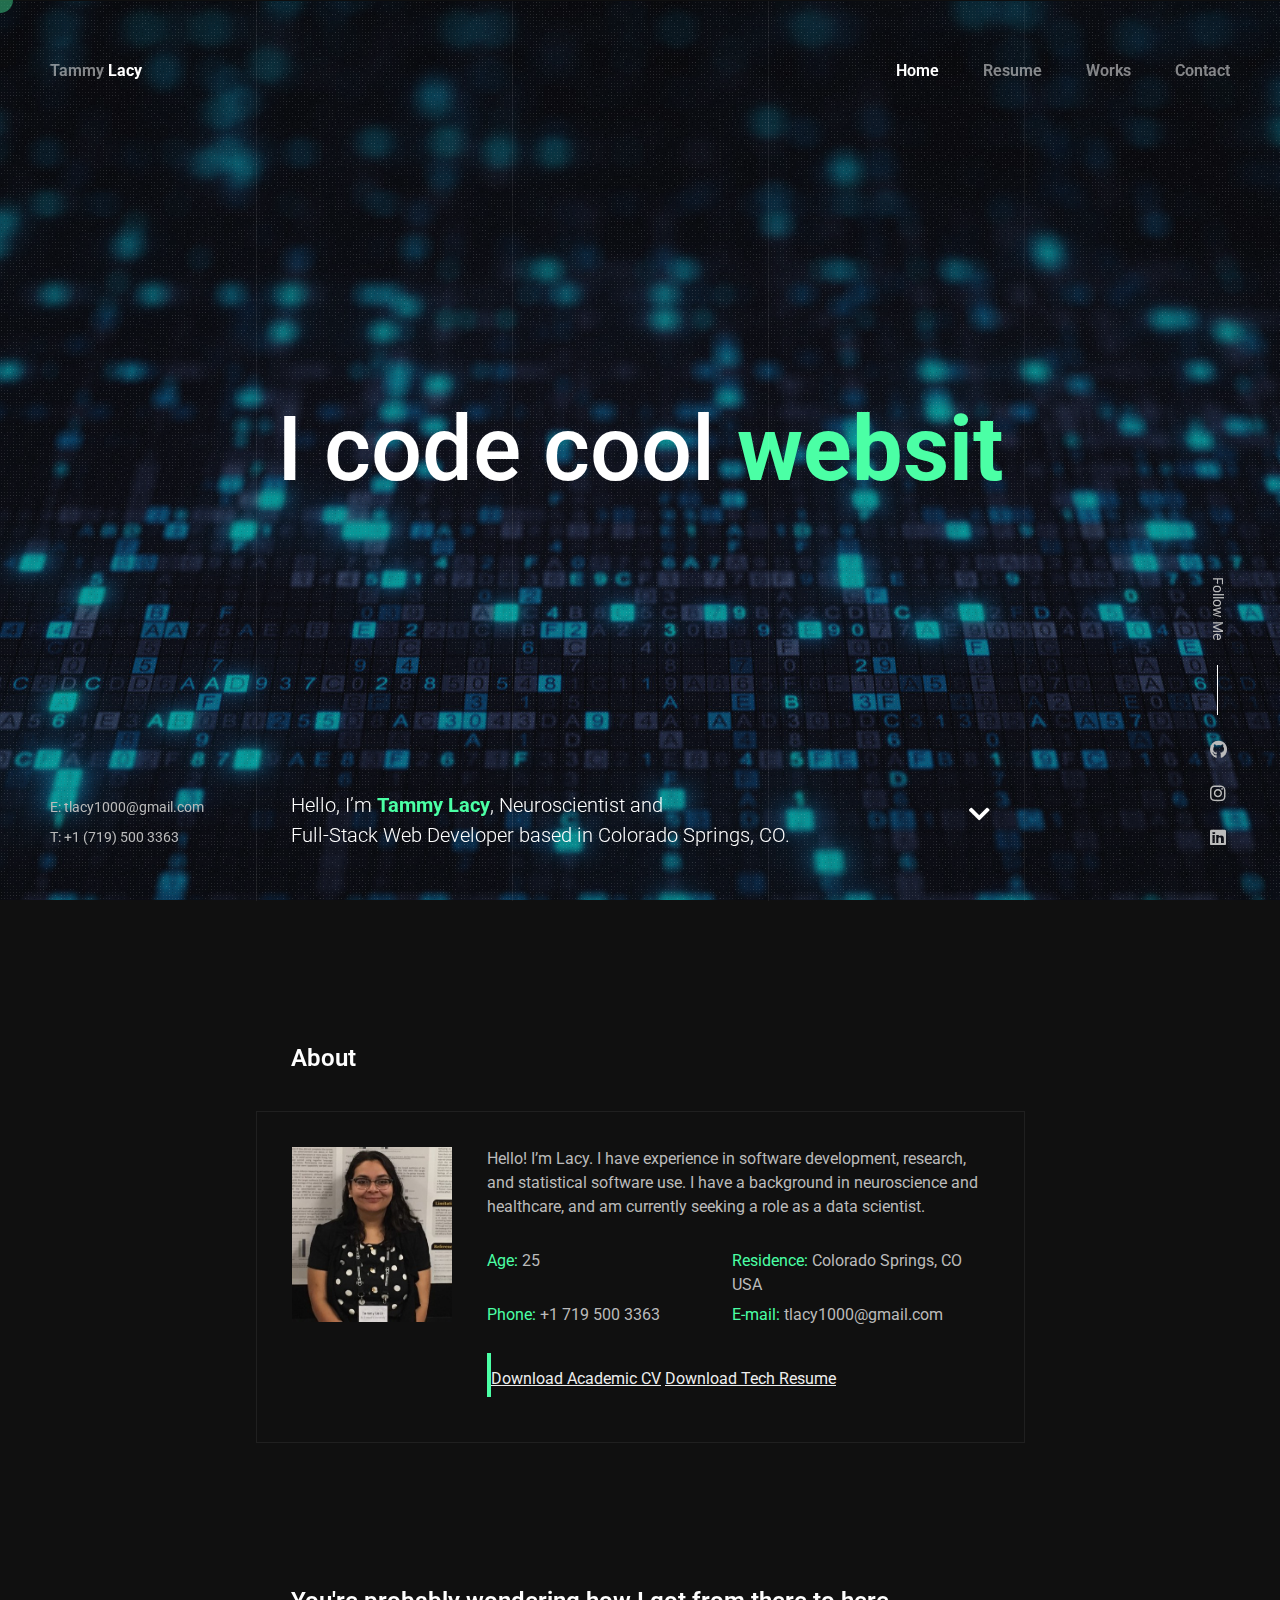
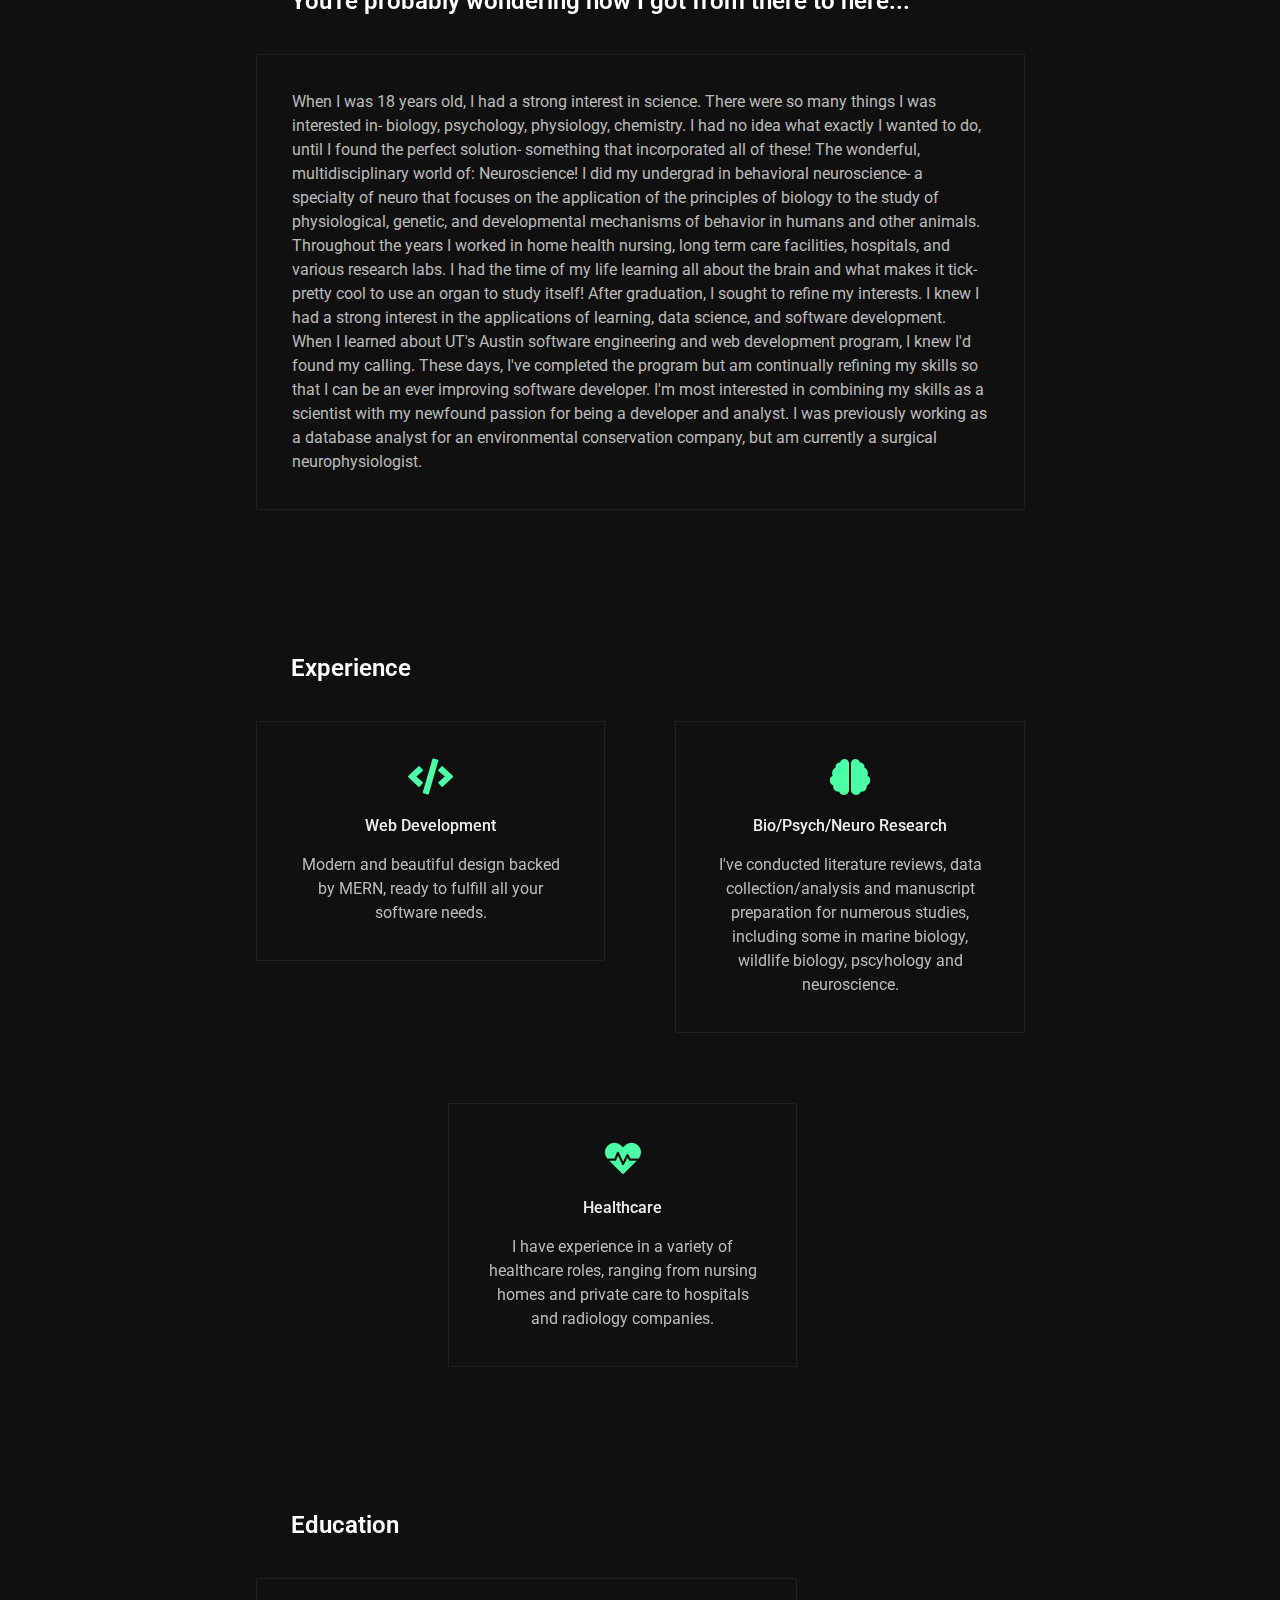
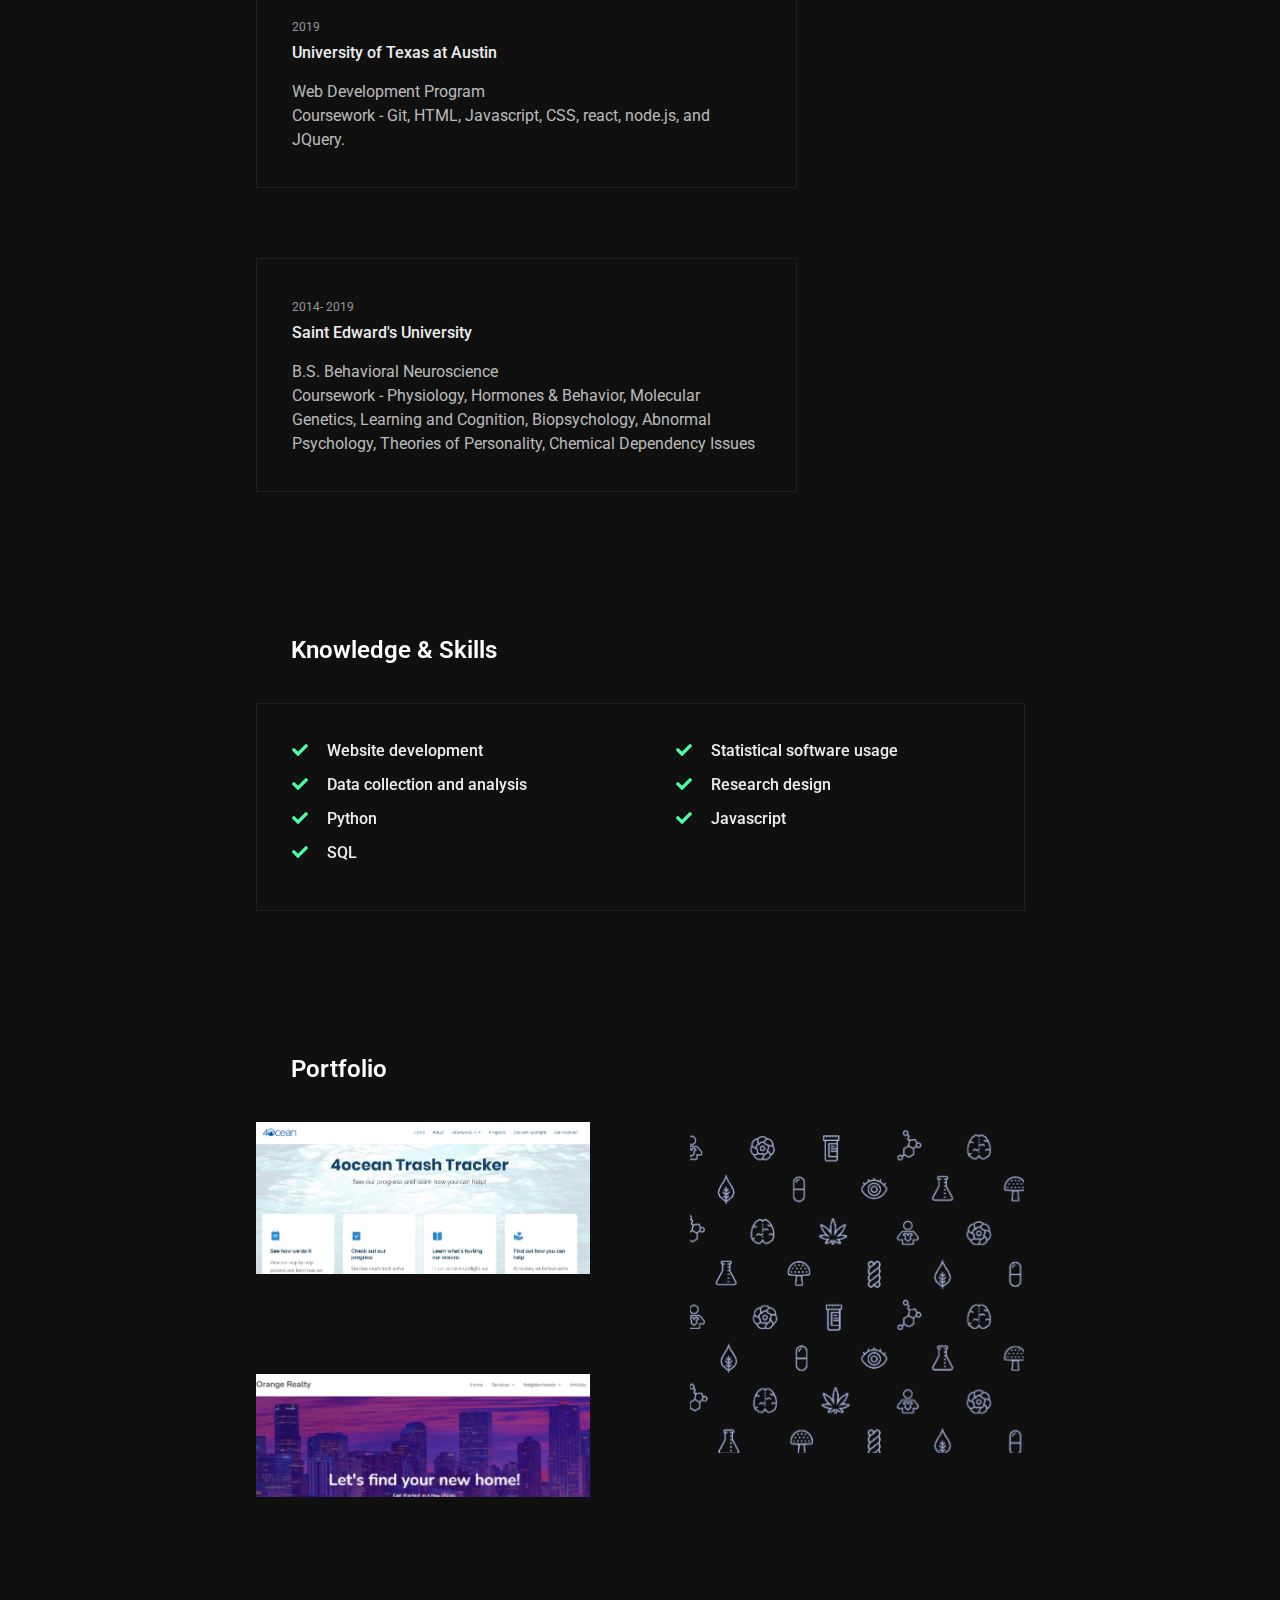
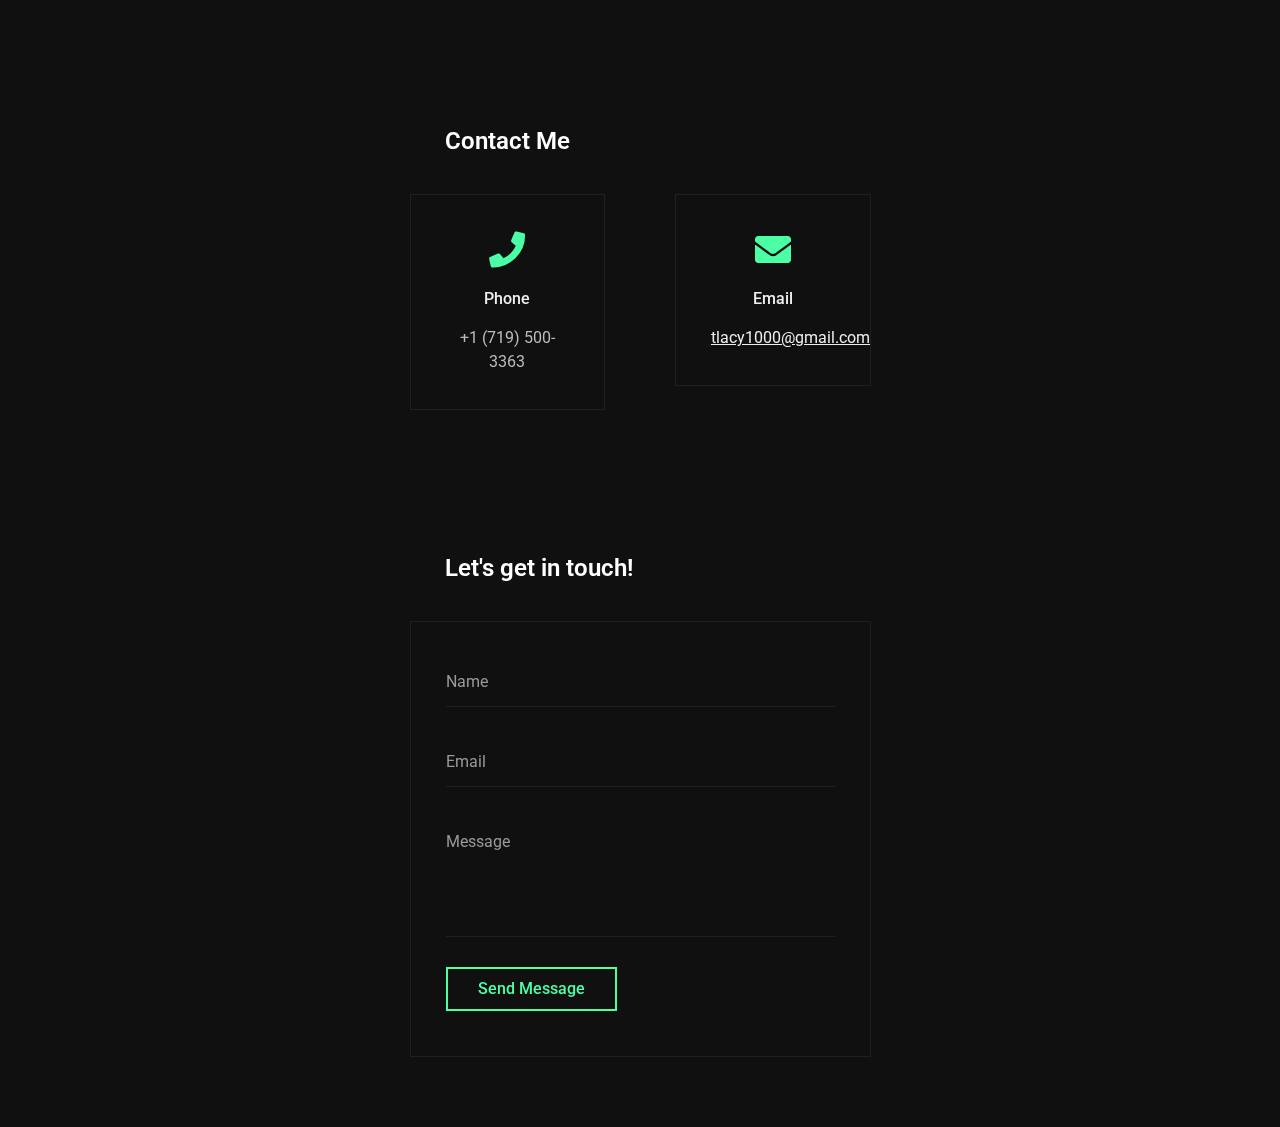
<file: index.html>
<!doctype html>
<html lang="en-US">

<head>

	<!-- Meta -->
	<meta charset="UTF-8">
	<meta name="viewport" content="width=device-width, initial-scale=1, maximum-scale=1" />
	<meta name="keywords" content="tammy lacy,software engineer,neuroscientist,austin, data science, data scientist, database engineer, data analytics, analytics">
	<meta name="description" content="Tammy Lacy is a neuroscientist and full-stack web developer based in Colorado Springs, CO.">
	<meta name="twitter:card" content="summary">
	<meta name="twitter:title" content="Tammy Lacy">
	<meta name="twitter:description" content="Tammy Lacy is a neuroscientist and full-stack web developer based in Colorado Springs, CO.">
	<meta name="twitter:image" content="https://lacytammy.com/images/me.jpg">
	<meta property="og:title" content="Tammy Lacy">
	<meta property="og:site_name" content="Tammy Lacy">
	<meta property="og:description" content="Tammy Lacy is a neuroscientist and full-stack web developer based in Colorado Springs, CO.">
	<meta property="og:type" content="profile">
	<meta property="og:image" content="https://lacytammy.com/images/me.jpg">
	<link rel="canonical" href="https://lacytammy.com/">

	<!-- Title -->
	<title>Lacy Tammy</title>

	<!-- Fonts -->
	<link
		href="https://fonts.googleapis.com/css?family=Roboto:100,100i,300,300i,400,400i,500,500i,700,700i,900,900i&display=swap&subset=cyrillic"
		rel="stylesheet">

	<!-- Styles -->
	<link rel="stylesheet" href="css/basic.css" />
	<link rel="stylesheet" href="css/layout.css" />
	<link rel="stylesheet" href="css/magnific-popup.css" />
	<link rel="stylesheet" href="css/animate.css" />
	<link rel="stylesheet" href="css/jarallax.css" />
	<link rel="stylesheet" href="css/swiper.css" />
	<link rel="stylesheet" href="css/fontawesome.css" />
	<link rel="stylesheet" href="css/brands.css" />
	<link rel="stylesheet" href="css/solid.css" />

	<!-- Theme Colors
	<link rel="stylesheet" href="css/theme-colors/blue.css" />
	<link rel="stylesheet" href="css/theme-colors/green.css" />
	-->


	<link rel="shortcut icon" href="images/favicons/favicon.ico">

</head>

<body class="home">

	<!-- Preloader -->
	<div class="preloader">
		<div class="centrize full-width">
			<div class="vertical-center">
				<div class="spinner">
					<div class="double-bounce1"></div>
					<div class="double-bounce2"></div>
				</div>
			</div>
		</div>
	</div>

	<!-- Container -->
	<div class="container">

		<!-- Cursor -->
		<div class="cursor-follower"></div>

		<!-- Header -->
		<header class="header">
			<div class="head-top">

				<!-- menu button -->
				<a href="#" class="menu-btn"><span></span></a>

				<!-- logo -->
				<div class="logo hover-masks-logo">
					<a href="#">
						<span class="mask-lnk">Tammy <strong>Lacy</strong></span>
						<span class="mask-lnk mask-lnk-hover">Download <strong>CV</strong></span>
					</a>
				</div>

				<!-- top menu -->
				<div class="top-menu hover-masks">
					<div class="top-menu-nav">
						<div class="menu-topmenu-container">
							<ul class="menu">
								<li class="menu-item current-menu-item">
									<a href="#section-started">Home</a>
								</li>
								<li class="menu-item">
									<a href="#section-about">Resume</a>
								</li>
								<li class="menu-item">
									<a href="#section-portfolio">Works</a>
								</li>
								<li class="menu-item">
									<a href="#section-contacts">Contact</a>
								</li>
							</ul>
						</div>
					</div>
				</div>

			</div>
		</header>

		<!-- Wrapper -->
		<div class="wrapper">

			<!-- Section Started -->
			<div class="section started" id="section-started">

				<!-- background -->
				<div class="video-bg jarallax" style="background-image: url(images/dims.jpg);">
					<div class="video-bg-mask"></div>
					<div class="video-bg-texture" id="grained_container"></div>
				</div>

				<!-- started content -->
				<div class="centrize full-width">
					<div class="vertical-center">
						<div class="started-content">
							<h1 class="h-title">
								Hello, I’m <strong>Tammy Lacy</strong>, Neuroscientist and <br />
								Full-Stack Web Developer based in Colorado Springs, CO.
							</h1>
							<div class="h-subtitle typing-subtitle">
								<p>I code cool <strong>websites</strong></p>
								<p>I perform <strong>analytics</strong></p>
								<p>I love <strong>data science and software development</strong></p>
							</div>
							<span class="typed-subtitle"></span>
						</div>
					</div>
				</div>

				<!-- mosue button -->
				<a href="#" class="mouse_btn" style="display: none;"><span class="icon fas fa-chevron-down"></span></a>

			</div>

			<!-- Section About -->
			<div class="section about" id="section-about">

				<!-- title -->
				<div class="title">
					<div class="title_inner">About</div>
				</div>

				<div class="content content-box">

					<!-- image -->
					<div class="image">
						<img src="images/me.jpg" alt="" />
					</div>

					<!-- desc -->
					<div class="desc">
						<p>Hello! I’m Lacy. I have experience in software development, research, and statistical software use. I
							have a background in neuroscience and healthcare, and am currently seeking a role as a data scientist. </p>
						<div class="info-list">
							<ul>
								<li><strong>Age:</strong> 25</li>
								<li><strong>Residence:</strong> Colorado Springs, CO USA</li>
								<li><strong>Phone:</strong> +1 719 500 3363</li>
								<li><strong>E-mail:</strong> tlacy1000@gmail.com</li>
							</ul>
						</div>
						<div class="bts">
							<a href="#" class="btn hover-animated">
								<span class="circle"></span>
								<a href="CV_2021.docx" download="Full_length_CV">Download Academic CV</a>
								<a href="tech_resume.pdf" download="tech_resume.pdf">Download Tech Resume</a>
							</a>
						</div>
					</div>

					<div class="clear"></div>
				</div>
			</div>

	<!-- Section Custom Text -->
				<div class="section custom-text" id="section-custom-text">
					<div class="content">

						<!-- title -->
						<div class="title">
							<div class="title_inner">You're probably wondering how I got from there to here...</div>
						</div>

						<!-- clients items -->
						<div class="content-box">
							<div class="single-post-text">
								<p>
										When I was 18 years old, I had a strong interest in science. There were so many things I was interested in- biology, psychology, physiology, chemistry.
										I had no idea what exactly I wanted to do, until I found the perfect solution- something that incorporated all of these! The wonderful, multidisciplinary world of: Neuroscience!
										I did my undergrad in behavioral neuroscience- a specialty of neuro that focuses on the application of the principles of biology to the study of physiological, genetic, and developmental mechanisms of behavior in humans and other animals.
										Throughout the years I worked in home health nursing, long term care facilities, hospitals, and various research labs. I had the time of my life learning all about the brain and what makes it tick- pretty cool to use an organ to study itself!
										After graduation, I sought to refine my interests. I knew I had a strong interest in the applications of learning, data science, and software development.
										When I learned about UT's Austin software engineering and web development program, I knew I'd found my calling. These days, I've completed the program but am continually refining my skills so that I can be an ever improving software developer.
										I'm most interested in combining my skills as a scientist with my newfound passion for being a developer and analyst. I was previously working as a database analyst for an environmental conservation company, but am currently a surgical neurophysiologist.
										
								</p>
								
							</div>
						</div>

						<div class="clear"></div>
					</div>
				</div>
			<!-- Section Service -->
			<div class="section service" id="section-services">
				<div class="content">

					<!-- title -->
					<div class="title">
						<div class="title_inner">Experience</div>
					</div>

					<!-- service items -->
					<div class="service-items">

						<div class="service-col">
							<div class="service-item content-box">
								<div class="icon"><span class="fas fa-code"></span></div>
								<div class="name">Web Development</div>
								<div class="text">Modern and beautiful design backed by MERN, ready to fulfill all your software needs.</div>
							</div>
						</div>

						<div class="service-col">
							<div class="service-item content-box">
								<div class="icon"><span class="fas fa-brain"></span></div>
								<div class="name">Bio/Psych/Neuro Research</div>
								<div class="text">I've conducted literature reviews, data collection/analysis and manuscript preparation for numerous studies, including some in marine biology, wildlife biology, pscyhology and neuroscience.</div>
							</div>
						</div>

						<div class="service-col">
							<div class="service-item content-box">
								<div class="icon"><span class="fas fa-heartbeat"></span></div>
								<div class="name">Healthcare</div>
								<div class="text">I have experience in a variety of healthcare roles, ranging from nursing homes and private care to hospitals and radiology companies.</div>
							</div>
						</div>


						<div class="clear"></div>
					</div>
				</div>
				</div>



				<!-- Section Resume -->
				<div class="section resume" id="section-history">
					<div class="content">
						<div class="cols">

							<div class="col col-lg">

						
								<!-- title -->
								<div class="title">
									<div class="title_inner">Education</div>
								</div>

								<!-- resume items -->
								<div class="resume-items">

									<div class="resume-item content-box">
										<div class="date">2019</div>
										<div class="name">University of Texas at Austin</div>
										<div class="text">Web Development Program
										<div class="text">Coursework - Git, HTML, Javascript, CSS, react, node.js, and JQuery.</div>
									</div>
									</div>

									<div class="resume-item content-box">
										<div class="date">2014- 2019</div>
										<div class="name">Saint Edward's University</div>
										<div class="text">B.S. Behavioral Neuroscience
										<div class="text">Coursework - Physiology, Hormones & Behavior, Molecular Genetics, Learning and Cognition, Biopsychology,	Abnormal Psychology, Theories of Personality, Chemical Dependency Issues
												</div>
										</div>
									</div>

							</div>
							</div>

						</div>
					</div>
				</div>

		

				<!-- Section Knowledge and Skills -->
				<div class="section skills" id="section-skills-know">
					<div class="content">

						<!-- title -->
						<div class="title">
							<div class="title_inner">Knowledge & Skills</div>
						</div>

						<!-- skills -->
						<div class="skills list content-box">
							<ul>
								<li>
									<div class="name">Website development</div>
								</li>
								<li>
									<div class="name">Statistical software usage</div>
								</li>
								<li>
									<div class="name">Data collection and analysis</div>
								</li>
								<li>
										<div class="name">Research design</div>
									</li>
									<li>
										<div class="name">Python</div>
									</li>
									<li>
										<div class="name">Javascript</div>
									</li>
									<li>
										<div class="name">SQL</div>
									</li>
							</ul>
						</div>

					</div>
				</div>


				<!-- Works -->
				<div class="section works" id="section-portfolio">
					<div class="content">

						<!-- title -->
						<div class="title">
							<div class="title_inner">Portfolio</div>
						</div>


						<!-- portfolio items -->
						<div class="box-items portfolio-items">

							<div class="box-item f-links">
								<!-- add class "animate-to-page" if need animated transition to page and delete target="_blank" -->
								<div class="image">
									<a href="https://gentle-keyword-251919.web.app/" class="has-popup-link hover-animated" target="_blank">
										<img src="images/trashtracker.png" class="wp-post-image" alt="" width="400px" height="300px" />
										<span class="info circle">
											<span class="centrize full-width">
												<span class="vertical-center">
													<span class="icon fas fa-link"></span>
													<span class="desc">
														<span class="category">Links</span>
														<span class="name">Trash Tracker</span>
													</span>
												</span>
											</span>
										</span>
									</a>
								</div>
							</div>

							<div class="box-item f-links">
								<!-- add class "animate-to-page" if need animated transition to page and delete target="_blank" -->
								<div class="image">
									<a href="https://psych-sci.herokuapp.com/" class="has-popup-link hover-animated" target="_blank">
										<img src="images/psychsci.png" class="wp-post-image" alt="" />
										<span class="info circle">
											<span class="centrize full-width">
												<span class="vertical-center">
													<span class="icon fas fa-link"></span>
													<span class="desc">
														<span class="category">Links</span>
														<span class="name">Psych Sci</span>
													</span>
												</span>
											</span>
										</span>
									</a>
								</div>
							</div>
							<div class="box-item f-links">
								<!-- add class "animate-to-page" if need animated transition to page and delete target="_blank" -->
								<div class="image">
									<a href="https://lorangerealty.com/" class="has-popup-link hover-animated" target="_blank">
										<img src="images/lorangerealty.jpg" class="wp-post-image" alt="" />
										<span class="info circle">
											<span class="centrize full-width">
												<span class="vertical-center">
													<span class="icon fas fa-link"></span>
													<span class="desc">
														<span class="category">Links</span>
														<span class="name">L'Orange Realty</span>
													</span>
												</span>
											</span>
										</span>
									</a>
								</div>
							</div>
							<div class="box-item f-links">
								<!-- add class "animate-to-page" if need animated transition to page and delete target="_blank" -->
				


						<div class="clear"></div>
					</div>
				</div>

				<!-- Section Contacts Info -->
				<div class="section contacts" id="section-contacts">
					<div class="content">

						<!-- title -->
						<div class="title">
							<div class="title_inner">Contact Me</div>
						</div>

						<!-- contacts items -->
						<div class="service-items">

							<div class="service-col">
								<div class="service-item content-box">
									<div class="icon"><span class="fas fa-phone"></span></div>
									<div class="name">Phone</div>
									<div class="text">+1 (719) 500-3363</div>
								</div>
							</div>

							<div class="service-col">
								<div class="service-item content-box">
									<div class="icon"><span class="fas fa-envelope"></span></div>
									<div class="name">Email</div>
									<div class="text"><a href="mailto:tlacy1000@gmail.com">tlacy1000@gmail.com</a></div>
								</div>
							</div>

					
						</div>

						<div class="clear"></div>
					</div>
				</div>

				<!-- Section Contacts Form -->
				<div class="section contacts" id="section-contacts-form">
					<div class="content">

						<!-- title -->
						<div class="title">
							<div class="title_inner">Let's get in touch!</div>
						</div>

						<!-- form -->
						<div class="contact_form content-box">
							<form id="cform" method="post">
								<div class="group-val">
									<input type="text" name="name" placeholder="Name" />
								</div>
								<div class="group-val">
									<input type="email" name="email" placeholder="Email" />
								</div>
								<div class="group-val ct-gr">
									<textarea name="message" placeholder="Message"></textarea>
								</div>
								<div class="group-bts">
									<button type="submit" class="btn hover-animated">
										<span class="circle"></span>
										<span class="lnk">Send Message</span>
									</button>
								</div>
							</form>
							<div class="alert-success">
								<p>Thanks, your message was sent successfully.</p>
							</div>
						</div>

					</div>
					<div class="clear"></div>
				</div>

			<!-- Footer -->
			<footer class="footer">
				<div class="copy">
					<p>E: tlacy1000@gmail.com</p>
					<p>T: +1 (719) 500 3363</p>
				</div>
				<div class="soc-box">
					<div class="follow-label">Follow Me</div>
					<div class="soc">
						<a target="_blank" href="https://github.com/tlacy1000">
							<span class="icon fab fa-github"></span>
						</a>
						<a target="_blank" href="https://www.instagram.com/psychmeout18/">
							<span class="icon fab fa-instagram"></span>
						</a>
						<a target="_blank" href="https://www.linkedin.com/in/tammy-lacy-37a591147/">
							<span class="icon fab fa-linkedin"></span>
						</a>
					</div>
				</div>
				<div class="clear"></div>
			</footer>

			<!-- Lines -->
			<div class="lines">
				<div class="line-col"></div>
				<div class="line-col"></div>
				<div class="line-col"></div>
				<div class="line-col"></div>
				<div class="line-col"></div>
			</div>

		</div>

		<!-- Scripts -->
		<script src="js/jquery.min.js"></script>
		<script src="js/jquery.validate.js"></script>
		<script src="js/magnific-popup.js"></script>
		<script src="js/simpleParallax.js"></script>
		<script src="js/typed.js"></script>
		<script src="js/jarallax.js"></script>
		<script src="js/jarallax-video.js"></script>
		<script src="js/jarallax-element.js"></script>
		<script src="js/imagesloaded.pkgd.js"></script>
		<script src="js/isotope.pkgd.js"></script>
		<script src="js/swiper.js"></script>
		<script src="js/grained.js"></script>


		<script src="js/scripts.js"></script>

</body>

</html>
</file>
<file: css/basic.css>
/**
*	Cvio - Resume/CV Template (HTML)
*	Version: 1.1
*	Author: beshleyua
*	Author URL: http://themeforest.net/user/beshleyua
*	Copyright © Cvio by beshleyua. All Rights Reserved.
**/

/* TABLE OF CONTENTS
	- Basic
	- Preloader
	- Container
	- Columns
	- Typography
	- Links
	- Buttons
	- Forms
	- Lists
	- Code
	- Tables
	- Alignment
	- Text Formating
	- Blockquote
	- Animations
*/

/* - Basic */
html {
	margin-right: 0 !important;
}

body {
	margin: 0;
	padding: 0;
	border: none;
	font-family: "Roboto";
	font-size: 16px;
	line-height: 1.5;
	color: #bbb;
	background: #101010;
	letter-spacing: 0;
	font-weight: 400;
	-webkit-font-smoothing: antialiased;
	-moz-osx-font-smoothing: grayscale;
	text-rendering: optimizeLegibility;
}

body.scroll_hidden {
	overflow: hidden;
	height: 100vh;
}

* {
	box-sizing: border-box;
	-webkit-box-sizing: border-box;
}

.clear {
	clear: both;
}

.cursor-follower {
	margin: -13px 0 0 -13px;
	position: absolute;
	background: #4bffa5;
	width: 26px;
	height: 26px;
	-webkit-transition: transform 1s cubic-bezier(0.02, 1.2, 0.8, 1), opacity 0.25s ease;
	transition: transform 1s cubic-bezier(0.02, 1.2, 0.8, 1), opacity 0.25s ease;
	opacity: 0.4;
	z-index: 1111;
	pointer-events: none;
	border-radius: 50%;
	-moz-border-radius: 50%;
	-webkit-border-radius: 50%;
	-khtml-border-radius: 50%;
}

.cursor-follower.hide {
	opacity: 0 !important;
}

@media (max-width: 1199px) {
	.cursor-follower {
		display: none;
	}
}
/* - Preloader */
.preloader {
	position: fixed;
	top: 0;
	left: 0;
	right: 0;
	bottom: 0;
	text-align: center;
	z-index: 11111;
}
.preloader .spinner {
	position: absolute;
	left: 50%;
	top: 0;
	width: 1px;
	height: 100%;
}
.preloader .spinner .double-bounce1, .preloader .spinner .double-bounce2 {
	position: absolute;
	top: 0;
	left: 0;
	width: 100%;
	height: 100%;
}
.preloader .spinner .double-bounce2 {
	background: rgba(255, 255, 255, 0.5);
	height: 0;
	-webkit-animation: loading 2.0s infinite ease-in-out;
	animation: loading 2.0s infinite ease-in-out;
}

/* - Container */
.container {
	position: relative;
	margin: 0;
	overflow: hidden;
}

.container:before {
	pointer-events: none;
	z-index: 12;
}

.lines {
	position: fixed;
	top: 0;
	left: 0;
	width: 100%;
	height: 100vh;
	font-size: 0;
	pointer-events: none;
	z-index: 1111;
}
.lines.no-lines .line-col:before {
	opacity: 0;
}

.lines .line-col {
	position: relative;
	display: inline-block;
	vertical-align: top;
	width: 20%;
	height: 100vh;
}

.lines .line-col:first-child:before {
	background: transparent;
}

.lines .line-col:first-child:after {
	left: auto;
	right: 0;
	width: 1000%;
}

.lines .line-col:first-child .line {
	display: none;
}

.lines .line-col:last-child:after {
	left: 0;
	right: auto;
	width: 1000%;
}

.lines .line-col:nth-child(1):before {
	-o-transition-delay: 2.9s;
	-webkit-transition-delay: 2.9s;
	transition-delay: 2.9s;
}

.lines .line-col:nth-child(1):after {
	top: 0;
	bottom: auto;
	-webkit-transition-delay: 0.9s;
	-o-transition-delay: 0.9s;
	transition-delay: 0.9s;
}

.lines .line-col:nth-child(2):before {
	-o-transition-delay: 2.7s;
	-webkit-transition-delay: 2.7s;
	transition-delay: 2.7s;
}

.lines .line-col:nth-child(2):after {
	top: auto;
	bottom: 0;
	-webkit-transition-delay: 0.7s;
	-o-transition-delay: 0.7s;
	transition-delay: 0.7s;
}

.lines .line-col:nth-child(3):before {
	-o-transition-delay: 2.2s;
	-webkit-transition-delay: 2.2s;
	transition-delay: 2.2s;
}

.lines .line-col:nth-child(3):after {
	top: 0;
	bottom: auto;
	-webkit-transition-delay: 0.2s;
	-o-transition-delay: 0.2s;
	transition-delay: 0.2s;
}

.lines .line-col:nth-child(4):before {
	-o-transition-delay: 2.5s;
	-webkit-transition-delay: 2.5s;
	transition-delay: 2.5s;
}

.lines .line-col:nth-child(4):after {
	top: auto;
	bottom: 0;
	-webkit-transition-delay: 0.5s;
	-o-transition-delay: 0.5s;
	transition-delay: 0.5s;
}

.lines .line-col:nth-child(5):before {
	-o-transition-delay: 3s;
	-webkit-transition-delay: 3s;
	transition-delay: 3s;
}

.lines .line-col:nth-child(5):after {
	top: 0;
	bottom: auto;
	-webkit-transition-delay: 1s;
	-o-transition-delay: 1s;
	transition-delay: 1s;
}

.lines .line-col:before {
	content: '';
	position: absolute;
	left: 0;
	top: 0;
	width: 1px;
	height: 0%;
	background: rgba(255, 255, 255, 0.07);
	transition: height 1s cubic-bezier(0.165, 0.85, 0.45, 1) 0s;
	-moz-transition: height 1s cubic-bezier(0.165, 0.85, 0.45, 1) 0s;
	-webkit-transition: height 1s cubic-bezier(0.165, 0.85, 0.45, 1) 0s;
	-o-transition: height 1s cubic-bezier(0.165, 0.85, 0.45, 1) 0s;
}

.lines .line-col:after {
	content: '';
	position: absolute;
	left: 0;
	top: 0;
	width: 100%;
	height: 100%;
	background: #1E1E1E;
	z-index: 12;
	transition: height 1s cubic-bezier(0.165, 0.85, 0.45, 1) 0s;
	-moz-transition: height 1s cubic-bezier(0.165, 0.85, 0.45, 1) 0s;
	-webkit-transition: height 1s cubic-bezier(0.165, 0.85, 0.45, 1) 0s;
	-o-transition: height 1s cubic-bezier(0.165, 0.85, 0.45, 1) 0s;
}

.lines.finish .line-col:before {
	height: 100%;
}

.lines.finish .line-col:after {
	height: 0%;
}

.lines.ready {
	z-index: 11;
}

.wrapper {
	position: relative;
}

.breadcrumbs {
	margin: 0;
}

.lines-off .lines .line-col:before {
	display: none;
}

.lines-on .lines .line-col:before {
	display: block;
}

@media (max-width: 1199px) {
	.lines .line-col {
		width: 33.333%;
	}

	.lines .line-col:nth-child(4),
	.lines .line-col:nth-child(5) {
		display: none;
	}
}
@media (max-width: 720px) {
	.lines .line-col {
		width: 50%;
	}

	.lines .line-col:nth-child(3),
	.lines .line-col:nth-child(4),
	.lines .line-col:nth-child(5) {
		display: none;
	}
}
/* - Columns */
.cols {
	position: relative;
}

.cols .col.col-sm {
	float: left;
	width: 25%;
}

@media (max-width: 720px) {
	.cols .col.col-sm {
		width: 100%;
	}
}
.cols .col.col-lg {
	float: left;
	width: 75%;
}

@media (max-width: 720px) {
	.cols .col.col-lg {
		width: 100%;
	}
}
.cols .col.col-md {
	float: left;
	width: 50%;
}

@media (max-width: 720px) {
	.cols .col.col-md {
		width: 100%;
	}
}
.cols:after {
	content: '';
	display: block;
	clear: both;
}

/* - Typography */
h1,
h2,
h3,
h4,
h5,
h6 {
	font-weight: 700;
	font-family: "Roboto";
	margin: 0;
	margin-top: 30px;
	margin-bottom: 30px;
	color: #141414;
}

h1 {
	font-size: 34px;
}

h2 {
	font-size: 30px;
}

h3 {
	font-size: 26px;
}

h4 {
	font-size: 22px;
}

h5 {
	font-size: 18px;
}

h6 {
	font-size: 14px;
}

p {
	font-size: 16px;
	padding: 0;
	margin: 30px 0;
}

strong {
	font-weight: 700;
}

@media screen and (max-width: 720px) {
	h1 {
		font-size: 24px;
	}

	h2 {
		font-size: 20px;
	}

	h3 {
		font-size: 18px;
	}

	h4 {
		font-size: 16px;
	}

	h5 {
		font-size: 14px;
	}

	h6 {
		font-size: 13px;
	}

	p {
		margin: 20px 0;
	}
}
/* - Links */
a {
	color: #eee;
	text-decoration: underline;
	outline: none;
}

a:hover {
	text-decoration: none;
	color: #4bffa5;
}

/* Animate Button Hover */
.ink {
	display: block;
	position: absolute;
	background: #4bffa5;
	transform: scale(0);
	-webkit-transform: scale(0);
	-moz-transform: scale(0);
	-o-transform: scale(0);
	transition: transform 2s cubic-bezier(0.165, 0.85, 0.45, 1) 0s;
	-moz-transition: transform 2s cubic-bezier(0.165, 0.85, 0.45, 1) 0s;
	-webkit-transition: transform 2s cubic-bezier(0.165, 0.85, 0.45, 1) 0s;
	-o-transition: transform 2s cubic-bezier(0.165, 0.85, 0.45, 1) 0s;
	border-radius: 100%;
	-moz-border-radius: 100%;
	-webkit-border-radius: 100%;
	-khtml-border-radius: 100%;
}

.ink.ink-animate {
	transform: scale(3);
	-webkit-transform: scale(3);
	-moz-transform: scale(3);
	-o-transform: scale(3);
}

.hover-animated .circle {
	position: absolute;
	width: 100%;
	height: 100%;
	display: block;
}

/* - Buttons */
.bts-center {
	text-align: center;
}

.bts-list {
	font-size: 0px;
}

.bts-list .btn {
	margin-right: 20px;
	margin-top: 20px;
}

.bts-list .btn:last-child {
	margin-right: 0px;
}

a.btn,
.btn, .single-post-text input[type="submit"] {
	margin-bottom: 10px;
	position: relative;
	overflow: hidden;
	display: inline-block;
	vertical-align: middle;
	height: 44px;
	line-height: 40px;
	text-align: center;
	font-size: 16px;
	color: #4bffa5;
	font-weight: 500;
	text-decoration: none;
	background: none;
	border: 2px solid #4bffa5;
	cursor: pointer;
	transition: 1s all cubic-bezier(0.165, 0.85, 0.45, 1) 0s;
	-moz-transition: 1s all cubic-bezier(0.165, 0.85, 0.45, 1) 0s;
	-webkit-transition: 1s all cubic-bezier(0.165, 0.85, 0.45, 1) 0s;
	-o-transition: 1s all cubic-bezier(0.165, 0.85, 0.45, 1) 0s;
}

a.btn .lnk,
.btn .lnk {
	padding: 0 30px;
	position: relative;
	display: block;
	z-index: 2;
	pointer-events: none;
}

a.btn:hover,
.btn:hover {
	color: #101010;
}

@media screen and (max-width: 720px) {
	a.btn, .btn, .single-post-text input[type="submit"] {
		font-size: 14px;
	}
}
/* - Forms */
form.post-password-form {
	max-width: 400px;
	margin: 0 auto;
	text-align: center;
}

input,
textarea,
button {
	display: block;
	font-family: "Roboto";
	font-size: 16px;
	height: 50px;
	width: 100%;
	color: #eee;
	margin-bottom: 30px;
	padding: 0;
	background: none !important;
	border: none;
	border-bottom: 1px solid rgba(255, 255, 255, 0.07);
	resize: none;
	outline: 0;
	border-radius: 0%;
	-moz-border-radius: 0%;
	-webkit-border-radius: 0%;
	-khtml-border-radius: 0%;
	transition: all 0.3s ease 0s;
	-moz-transition: all 0.3s ease 0s;
	-webkit-transition: all 0.3s ease 0s;
	-o-transition: all 0.3s ease 0s;
}

input:focus,
textarea:focus,
button:focus {
	color: #eee;
	border-bottom: 1px solid #eee;
}

textarea {
	height: 120px;
	padding: 0;
	padding-top: 15px;
}

button {
	width: auto;
	display: inline-block;
	vertical-align: top;
	text-align: left;
	border-bottom: 1px solid #eee;
	cursor: pointer;
	color: #eee;
}

button:hover {
	border-bottom: 1px solid #4bffa5;
}

label,
legend {
	display: block;
	padding-bottom: 10px;
	font-family: "Roboto";
	font-size: 13px;
}

fieldset {
	border-width: 0;
	padding: 0;
}

input[type="checkbox"],
input[type="radio"] {
	display: inline;
}

::-webkit-input-placeholder {
	color: #999999;
}

:-moz-placeholder {
	color: #999999;
}

::-moz-placeholder {
	color: #999999;
}

:-ms-input-placeholder {
	color: #999999;
}

input:focus::-webkit-input-placeholder,
textarea:focus::-webkit-input-placeholder {
	color: #eee;
}

input:focus:-moz-placeholder,
textarea:focus:-moz-placeholder {
	color: #eee;
}

input:focus::-moz-placeholder,
textarea:focus::-moz-placeholder {
	color: #eee;
}

input:focus:-ms-input-placeholder,
textarea:focus:-ms-input-placeholder {
	color: #eee;
}

input.error,
textarea.error,
input.wpcf7-not-valid,
textarea.wpcf7-not-valid {
	border-bottom: 1px solid red !important;
}

label.error,
.wpcf7-not-valid-tip {
	display: none !important;
}

input.error::-moz-placeholder,
textarea.error::-moz-placeholder,
input.wpcf7-not-valid::-moz-placeholder,
textarea.wpcf7-not-valid::-moz-placeholder {
	color: red;
}

input.error:-moz-placeholder,
textarea.error:-moz-placeholder,
input.wpcf7-not-valid:-moz-placeholder,
textarea.wpcf7-not-valid:-moz-placeholder {
	color: red;
}

input.error:-ms-input-placeholder,
textarea.error:-ms-input-placeholder,
input.wpcf7-not-valid:-ms-input-placeholder,
textarea.wpcf7-not-valid:-ms-input-placeholder {
	color: red;
}

input.error::-webkit-input-placeholder,
textarea.error::-webkit-input-placeholder,
input.wpcf7-not-valid::-webkit-input-placeholder,
textarea.wpcf7-not-valid::-webkit-input-placeholder {
	color: red;
}

div.wpcf7-response-output {
	margin: 0;
}

input[type="checkbox"],
input[type="radio"] {
	display: inline;
}

input[type="checkbox"], input[type="radio"] {
	width: auto;
	height: auto;
	margin-bottom: 10px;
	margin-right: 0;
	margin-left: 0;
}

input[type="checkbox"] {
	-webkit-appearance: checkbox;
}

input[type="radio"] {
	-webkit-appearance: radio;
}

input[type="text"],
input[type="email"],
input[type="tel"],
input[type="password"],
input[type="submit"],
textarea,
button {
	-webkit-appearance: none;
	-moz-appearance: none;
	appearance: none;
}

input[type="file"] {
	margin-bottom: 10px;
	border: none;
	height: auto;
}

select {
	margin-bottom: 10px;
	width: 100%;
	height: 30px;
}

span.wpcf7-list-item {
	display: inline-block;
	margin: 0 1em 0 0;
}

/* - Lists */
ul {
	list-style: disc;
	margin-top: 30px;
	margin-bottom: 30px;
	padding-left: 0px;
	list-style-position: inside;
}

ol {
	list-style: decimal;
	margin-top: 30px;
	margin-bottom: 30px;
	padding-left: 0px;
	list-style-position: inside;
}

ul ul, ol ol, ul ol, ol ul {
	margin-top: 15px;
	margin-bottom: 15px;
	margin-left: 15px;
}

/* - Code */
code {
	font-family: "Roboto";
	padding: 0 4px;
	font-style: italic;
	color: #999;
	text-decoration: none;
	display: inline-block;
	vertical-align: middle;
	overflow: auto;
	max-width: 100%;
	white-space: nowrap;
}

pre {
	background: #f6f6f6;
	font-family: "Roboto";
	margin: 30px 0;
	padding: 30px;
	max-width: 100%;
	overflow: auto;
	white-space: pre;
}

mark, ins {
	background: #eee;
	text-decoration: none;
}

/* - Tables */
table {
	width: 100%;
	margin: 30px 0;
	padding: 0;
	border-collapse: collapse;
	background: #fcfcfc;
}

table caption {
	padding: 6px 0;
	background: #f6f6f6;
	font-size: 12px;
}

th {
	color: #999;
	padding: 10px 20px;
	font-size: 12px;
	font-weight: 700;
	text-align: left;
	border: 4px solid #FFF;
	text-transform: uppercase;
}

th a {
	color: #999;
}

td {
	border: 4px solid #FFF;
	padding: 10px 20px;
	color: #363636;
	font-size: 13px;
	background: #f6f6f6;
}

td.pad {
	background: none;
}

dt {
	margin-bottom: 5px;
	font-size: 15px;
	font-weight: 700;
}

dd {
	margin-top: 0;
	margin-bottom: 30px;
	margin-left: 30px;
}

/* - Alignment */
.align-center {
	text-align: center !important;
}

.align-right {
	text-align: right !important;
}

.align-left {
	text-align: left !important;
}

.pull-right {
	float: right !important;
}

.pull-left {
	float: left !important;
}

.pull-none {
	float: none !important;
}

.alignright {
	margin-left: 20px !important;
	float: right !important;
	max-width: 50% !important;
}

.alignleft {
	margin-right: 20px !important;
	float: left !important;
	max-width: 50% !important;
}

.aligncenter {
	margin-left: auto !important;
	margin-right: auto !important;
	display: block !important;
}

.full-width {
	max-width: 100% !important;
	width: 100% !important;
}

.full-max-width {
	max-width: 100% !important;
	width: auto !important;
}

.centrize {
	display: table !important;
	table-layout: fixed !important;
	height: 100% !important;
	position: relative !important;
	top: 0;
	left: 0;
	z-index: 2;
}

.vertical-center {
	display: table-cell !important;
	vertical-align: middle !important;
}

/* - Text Formating */
.text-uppercase {
	text-transform: uppercase !important;
}

.text-lowercase {
	text-transform: lowercase !important;
}

.text-capitalize {
	text-transform: capitalize !important;
}

.text-regular {
	font-weight: 400 !important;
}

.text-bold {
	font-weight: 700 !important;
}

.text-italic {
	font-style: italic !important;
}

/* - Blockquote */
blockquote {
	font-family: "Roboto";
}

/* - Animations */
/* preloader */
@-webkit-keyframes loading {
	0% {
		height: 0;
		top: 0;
		bottom: auto;
	}
	50% {
		height: 100%;
		top: 0;
		bottom: auto;
	}
	51% {
		height: 100%;
		top: 0;
		bottom: auto;
	}
	52% {
		height: 100%;
		top: auto;
		bottom: 0;
	}
	100% {
		height: 0;
		top: auto;
		bottom: 0;
	}
}
@keyframes loading {
	0% {
		height: 0;
		top: 0;
		bottom: auto;
	}
	50% {
		height: 100%;
		top: 0;
		bottom: auto;
	}
	51% {
		height: 100%;
		top: 0;
		bottom: auto;
	}
	52% {
		height: 100%;
		top: auto;
		bottom: 0;
	}
	100% {
		height: 0;
		top: auto;
		bottom: 0;
	}
}
/* Mouse Button Animations */
@keyframes mouse-anim {
	0% {
		top: 0px;
	}
	50% {
		top: 10px;
	}
	100% {
		top: 0px;
	}
}
</file>
<file: css/layout.css>
/**
*	Cvio - Resume/CV Template (HTML)
*	Version: 1.1
*	Author: beshleyua
*	Author URL: http://themeforest.net/user/beshleyua
*	Copyright © Cvio by beshleyua. All Rights Reserved.
**/

/* TABLE OF CONTENTS
	- Header
	- Section
	- Started
	- About
	- Resume
	- Skills
	- Service
	- Portfolio
	- Box Items
	- Contacts
	- Blog
	- Footer
	- Popups
*/

/* - Header */
.header {
	padding: 50px;
	position: fixed;
	left: 0;
	top: 0;
	width: 100%;
	z-index: 100;
	transition: all 0.7s cubic-bezier(0.165, 0.85, 0.45, 1);
	-moz-transition: all 0.7s cubic-bezier(0.165, 0.85, 0.45, 1);
	-webkit-transition: all 0.7s cubic-bezier(0.165, 0.85, 0.45, 1);
	-o-transition: all 0.7s cubic-bezier(0.165, 0.85, 0.45, 1);
}

.header.fixed {
	padding-top: 30px;
	padding-bottom: 30px;
	top: 0;
	background: #101010;
}

.header:after {
	content: '';
	position: relative;
	display: block;
	clear: both;
}

.header .head-top {
	position: relative;
}

.header .menu-btn {
	position: relative;
	margin: 0 auto;
	width: 30px;
	height: 20px;
}

.header .menu-btn:before, .header .menu-btn:after {
	content: '';
	position: absolute;
	top: 0;
	left: 0;
	width: 100%;
	height: 2px;
	background: #FFF;
	transition: all 0.3s ease 0s;
	-moz-transition: all 0.3s ease 0s;
	-webkit-transition: all 0.3s ease 0s;
	-o-transition: all 0.3s ease 0s;
}

.header .menu-btn:after {
	top: auto;
	bottom: 0;
}

.header .menu-btn span {
	position: absolute;
	top: 50%;
	left: 0;
	width: 100%;
	height: 2px;
	background: #FFF;
	margin-top: -1px;
	transition: all 0.3s ease 0s;
	-moz-transition: all 0.3s ease 0s;
	-webkit-transition: all 0.3s ease 0s;
	-o-transition: all 0.3s ease 0s;
}

.header .logo {
	position: absolute;
	overflow: hidden;
	top: 50%;
	width: 150px;
	font-size: 16px;
	line-height: 2.5;
	font-weight: 600;
	color: rgba(255, 255, 255, 0.5);
	white-space: nowrap;
	transform: translateY(-50%);
	-webkit-transform: translateY(-50%);
	-moz-transform: translateY(-50%);
	-o-transform: translateY(-50%);
}

.header .logo img {
	max-width: 100%;
	width: auto;
	height: auto;
	display: block;
}

.header .logo a {
	color: rgba(255, 255, 255, 0.5);
	text-decoration: none;
	display: block;
}

.header .logo strong {
	color: #FFF;
}

.header .top-menu {
	text-align: right;
}

.header .top-menu .menu-top-menu-container {
	display: inline-block;
}

.header .top-menu ul {
	margin: 0;
	padding: 0;
	list-style: none;
}

.header .top-menu ul li {
	margin-left: 40px;
	display: inline-block;
	vertical-align: top;
	position: relative;
}

.header .top-menu ul li a {
	position: relative;
	overflow: hidden;
	display: block;
	font-size: 1em;
	line-height: 2.5;
	color: #FFF;
	font-weight: 600;
	opacity: 0.5;
	text-decoration: none;
	transition: color 0.7s cubic-bezier(0.165, 0.85, 0.45, 1);
	-moz-transition: color 0.7s cubic-bezier(0.165, 0.85, 0.45, 1);
	-webkit-transition: color 0.7s cubic-bezier(0.165, 0.85, 0.45, 1);
	-o-transition: color 0.7s cubic-bezier(0.165, 0.85, 0.45, 1);
}

.header .top-menu ul li:hover > .sub-menu, .header .top-menu ul li:hover > .children {
	opacity: 1;
	pointer-events: auto;
}

.header .top-menu ul li:hover > a, .header .top-menu ul li.current-menu-item > a {
	opacity: 1;
}

.header .top-menu ul li.menu-item-has-children > a .mask-lnk:after {
	content: "\f078";
	margin-left: 5px;
	position: relative;
	top: 0;
	display: inline-block;
	font-family: 'Font Awesome 5 Free';
	font-weight: 900;
	font-size: 0.8em;
	-moz-osx-font-smoothing: grayscale;
	-webkit-font-smoothing: antialiased;
	display: inline-block;
	font-style: normal;
	font-variant: normal;
	text-rendering: auto;
	line-height: 1;
}

.header .top-menu-nav .sub-menu,
.header .top-menu-nav .children {
	position: absolute;
	left: 0;
	top: 40px;
	padding: 10px 0;
	width: 190px;
	text-align: left;
	background: #1E1E1E;
	z-index: 50;
	opacity: 0;
	pointer-events: none;
	transition: all 0.3s ease 0s;
	-moz-transition: all 0.3s ease 0s;
	-webkit-transition: all 0.3s ease 0s;
	-o-transition: all 0.3s ease 0s;
	box-shadow: 0 5px 50px rgba(0, 0, 0, 0.1);
	-moz-box-shadow: 0 5px 50px rgba(0, 0, 0, 0.1);
	-webkit-box-shadow: 0 5px 50px rgba(0, 0, 0, 0.1);
	-khtml-box-shadow: 0 5px 50px rgba(0, 0, 0, 0.1);
}

.header .top-menu ul li:last-child .sub-menu,
.header .top-menu-nav .children {
	right: 0;
	left: auto;
}

.header .top-menu-nav .sub-menu:before,
.header .top-menu-nav .children:before {
	content: '';
	position: absolute;
	left: 10px;
	top: -12px;
	border: 6px solid transparent;
	border-bottom: 6px solid #1E1E1E;
}

.header .top-menu ul li:last-child .sub-menu:before,
.header .top-menu-nav .children:before {
	right: 10px;
	left: auto;
}

.header .top-menu-nav .sub-menu li,
.header .top-menu-nav .children li {
	margin-left: 0;
	padding: 8px 20px;
	display: block;
	border-bottom: 1px solid rgba(255, 255, 255, 0.07);
	height: auto;
}

.header .top-menu-nav .sub-menu li:last-child,
.header .top-menu-nav .children li:last-child {
	border-bottom: none;
}

.header .top-menu-nav .sub-menu li a,
.header .top-menu-nav .children li a {
	margin-top: 0;
	display: block;
	font-size: 12px;
	color: #FFF;
	opacity: 0.5;
}

.header .top-menu-nav .sub-menu li .sub-menu,
.header .top-menu-nav .children li .children {
	left: 100%;
	top: -10px;
}

.header .top-menu-nav .sub-menu li .sub-menu:before,
.header .top-menu-nav .children li .children:before {
	content: '';
	position: absolute;
	left: -12px;
	top: 16px;
	border: 6px solid transparent;
	border-right: 6px solid #FFF;
	border-bottom: 6px solid transparent;
}


.background-enabled .header .top-menu ul li.current-menu-item > a {
	opacity: 1;
}


.hover-masks .mask-lnk,
.hover-masks-logo .mask-lnk {
	position: relative;
	top: 0;
	left: 0;
	width: 100%;
	display: block;
	transform: translateY(0);
	-webkit-transform: translateY(0);
	-moz-transform: translateY(0);
	-o-transform: translateY(0);
	-webkit-transition: opacity 0.7s cubic-bezier(0.165, 0.85, 0.45, 1), color 0.7s cubic-bezier(0.165, 0.85, 0.45, 1), transform 0.7s cubic-bezier(0.165, 0.85, 0.45, 1);
	transition: opacity 0.7s cubic-bezier(0.165, 0.85, 0.45, 1), color 0.7s cubic-bezier(0.165, 0.85, 0.45, 1), transform 0.7s cubic-bezier(0.165, 0.85, 0.45, 1);
}


.hover-masks .mask-lnk.mask-lnk-hover,
.hover-masks-logo .mask-lnk.mask-lnk-hover {
	position: absolute;
	opacity: 0;
	transform: translateY(32px);
	-webkit-transform: translateY(32px);
	-moz-transform: translateY(32px);
	-o-transform: translateY(32px);
}


.hover-masks a:hover .mask-lnk,
.hover-masks-logo a:hover .mask-lnk {
	opacity: 1;
	transform: translateY(-32px);
	-webkit-transform: translateY(-32px);
	-moz-transform: translateY(-32px);
	-o-transform: translateY(-32px);
}


.hover-masks a:hover .mask-lnk.mask-lnk-hover,
.hover-masks-logo a:hover .mask-lnk.mask-lnk-hover {
	transform: translateY(0);
	-webkit-transform: translateY(0);
	-moz-transform: translateY(0);
	-o-transform: translateY(0);
}


/* header active */
.header.active {
	padding-top: 4vw;
	top: 0;
	overflow: auto;
	height: 100%;
	background: #101010;
	-webkit-overflow-scrolling: touch;
}

.header.active .menu-btn:before {
	opacity: 0;
}

.header.active .menu-btn:after {
	bottom: 9px !important;
	transform: rotate(-45deg);
	-webkit-transform: rotate(-45deg);
	-moz-transform: rotate(-45deg);
	-o-transform: rotate(-45deg);
}

.header.active .menu-btn span {
	transform: rotate(45deg);
	-webkit-transform: rotate(45deg);
	-moz-transform: rotate(45deg);
	-o-transform: rotate(45deg);
}

.header.active .top-menu {
	height: auto;
	opacity: 1;
	visibility: visible;
}

.header.active .top-menu ul li .sub-menu,
.header.active .top-menu ul li .children {
	display: block;
}

.header.active .top-menu ul > li > ul li a {
	line-height: 20px;
}


/* header tablet */
@media (max-width: 1199px) {
	.header .logo {
		position: relative;
		top: 0;
		transform: translateY(0%);
		-webkit-transform: translateY(0%);
		-moz-transform: translateY(0%);
		-o-transform: translateY(0%);
	}


	.header .menu-btn {
		display: block;
		transform: translateY(50%);
		-webkit-transform: translateY(50%);
		-moz-transform: translateY(50%);
		-o-transform: translateY(50%);
	}


	.header .top-menu-nav {
		display: block;
	}


	.header .top-menu {
		position: relative;
		top: 0;
		left: 0;
		margin-top: 0;
		margin-left: 0;
		margin-right: 0;
		float: none;
		width: auto;
		height: 0px;
		text-align: center;
		opacity: 0;
		visibility: hidden;
		transition: opacity 0.35s cubic-bezier(0.165, 0.85, 0.45, 1);
		-moz-transition: opacity 0.35s cubic-bezier(0.165, 0.85, 0.45, 1);
		-webkit-transition: opacity 0.35s cubic-bezier(0.165, 0.85, 0.45, 1);
		-o-transition: opacity 0.35s cubic-bezier(0.165, 0.85, 0.45, 1);
	}


	.header.active .top-menu {
		margin-top: 20px;
	}


	.header .top-menu .menu-top-menu-container {
		display: block;
	}


	.header .top-menu ul li {
		margin-left: 0;
		display: block;
	}


	.header .top-menu-nav .sub-menu, .header .top-menu-nav .children {
		position: relative;
		left: 0;
		top: 0;
		margin: 20px 0;
		width: auto;
		text-align: center;
		pointer-events: none;
		display: block;
		opacity: 0;
		visibility: hidden;
	}


	.header.active .top-menu-nav .sub-menu, .header.active .top-menu-nav .children {
		opacity: 1;
		visibility: visible;
		pointer-events: auto;
	}


	.header .top-menu-nav .sub-menu:before, .header .top-menu-nav .children:before {
		margin-left: -6px;
		left: 50%;
	}


	.header .top-menu-nav .sub-menu li .sub-menu, .header .top-menu-nav .children li .children {
		left: 0;
		top: 0;
		margin: 0 -20px;
		background: #f4f4f4;
		box-shadow: none;
		-moz-box-shadow: none;
		-webkit-box-shadow: none;
		-khtml-box-shadow: none;
	}


	.header .top-menu-nav .sub-menu li .sub-menu:before, .header .top-menu-nav .children li .children:before {
		left: 50%;
		top: -12px;
		border: 6px solid transparent;
		border-right: 6px solid transparent;
		border-bottom: 6px solid #FFF;
	}


	.header .top-menu ul li:last-child .sub-menu:before, .header .top-menu-nav .children:before {
		right: 50%;
		left: auto;
		margin-left: 0;
		margin-right: -6px;
	}


	.header .menu-btn {
		display: block;
		float: right;
	}

}

/* header mobile */
@media (max-width: 720px) {
	.header {
		margin: 0;
		padding: 0 30px;
		top: 30px;
	}


	.header .logo {
		padding: 0;
		max-width: 240px;
	}


	.header.active .top-menu {
		padding-bottom: 30px;
	}


	.wp-block-media-text {
		display: block;
	}


	.wp-block-media-text .wp-block-media-text__content {
		padding: 0;
	}

}

/* - Section */
.section {
	position: relative;
	padding-left: 20%;
	padding-right: 20%;
	padding-top: 70px;
	padding-bottom: 70px;
	z-index: 12;
}

.section:first-child {
	padding-top: 150px;
}

.section .content {
	position: relative;
}

.section .content .portfolio-cols .title {
	margin-left: 0;
}

.section .content-box {
	margin-right: -1px;
	padding: 35px;
	font-size: 16px;
	background: #101010;
	border: 1px solid rgba(255, 255, 255, 0.07);
}

.section .content-box .single-post-text > *:first-child {
	margin-top: 0;
}

.section .title {
	position: relative;
	margin: 0 0 35px 35px;
}

.section .title .title_inner {
	display: inline-block;
	vertical-align: top;
	position: relative;
	font-size: 24px;
	color: #FFF;
	font-weight: 600;
	transition: all 0.3s ease 0s;
	-moz-transition: all 0.3s ease 0s;
	-webkit-transition: all 0.3s ease 0s;
	-o-transition: all 0.3s ease 0s;
}


/* section tablet */
@media (max-width: 1199px) {
	.section {
		padding-left: 50px;
		padding-right: 50px;
	}

}

/* section mobile */
@media (max-width: 720px) {
	.section {
		padding-top: 50px;
		padding-bottom: 50px;
		padding-left: 30px;
		padding-right: 30px;
	}


	.section .title {
		margin: 0 0 30px 0;
	}

}

/* - Started */
.section.started {
	margin: 0;
	padding: 0;
	position: relative;
	overflow: hidden;
	height: 100vh;
	z-index: 11;
}

.section.started.personal {
	z-index: 12;
}

.section.started .started-content .logo {
	position: relative;
	display: inline-block;
	top: -100px;
	left: -300px;
	width: 740px;
	height: 600px;
	background-repeat: no-repeat;
	background-position: center center;
	background-size: cover;
	-webkit-clip-path: polygon(31% 0, 100% 25%, 61% 100%, 0 93%);
	clip-path: polygon(31% 0, 100% 25%, 61% 100%, 0 93%);
}

.section.started .started-content .h-title {
	margin: 0;
	position: absolute;
	left: calc(20% + 35px);
	bottom: 50px;
	max-width: 560px;
	font-size: 20px;
	font-weight: 300;
	color: #FFF;
	word-break: break-word;
	-ms-word-wrap: break-word;
	word-wrap: break-word;
}

.section.started .started-content .h-title strong {
	color: #4bffa5;
}

.section.started .started-content .h-subtitles {
	font-size: 38px;
	height: 38px;
	opacity: 0;
}

.section.started .started-content .h-subtitles.ready {
	opacity: 1;
}

.section.started .started-content .h-subtitle,
.section.started .started-content .typed-subtitle,
.section.started .started-content .typed-bread {
	margin-top: -45px;
	position: absolute;
	top: 50%;
	left: 0;
	width: 100%;
	display: block;
	font-size: 90px;
	line-height: 90px;
	font-weight: 500;
	color: #FFF;
	text-align: center;
}

.section.started .started-content .h-subtitle strong,
.section.started .started-content .typed-subtitle strong {
	color: #4bffa5;
}

.section.started.layout-creative {
	margin: 0 auto;
	margin-bottom: 0;
	padding-top: 20%;
	padding-left: 20%;
	padding-right: 20%;
	padding-bottom: 70px;
	width: auto;
	height: auto !important;
}

.section.started.layout-creative .started-content {
	padding-left: 0;
	padding-right: 0;
	display: block;
	text-align: left;
}

.section.started.layout-creative .started-content .h-title {
	margin: 0 0 5px 33px;
	padding-right: 0;
	position: relative;
	left: 0;
	top: 0;
	bottom: auto;
	max-width: 800px;
	font-size: 44px;
	font-family: "Roboto";
	font-weight: 500;
	text-transform: none;
	letter-spacing: 0em;
}

.section.started.layout-creative .started-content .h-subtitle,
.section.started.layout-creative .started-content .typed-subtitle,
.section.started.layout-creative .started-content .typed-bread,
.section.started.layout-creative .started-content .typed-cursor {
	margin-top: 0;
	margin-left: 35px;
	position: relative;
	font-size: 18px;
	line-height: 40px;
	text-align: left;
	color: #999;
}

.section.started.layout-creative .started-content .h-subtitle,
.section.started.layout-creative .started-content .typed-subtitle {
	top: 0;
}

.section.started.layout-creative .started-content .h-subtitle p {
	font-size: 18px;
	line-height: 40px;
}

.section.started.personal {
	text-align: center;
}

.section.started.personal .started-content .h-title {
	margin-left: -85px;
	margin-top: 85px;
	position: absolute;
	left: 50%;
	top: 50%;
	bottom: auto;
	width: 560px;
	text-align: left;
}

.section.started.personal .started-content .typed-subtitle,
.section.started.personal .started-content .typed-bread {
	margin-top: 0;
	top: auto;
	bottom: 50px;
	left: 20%;
	line-height: 74px;
	text-align: left;
}

.section.started.section-title .started-content .h-title {
	margin-top: 0;
	padding-right: 0;
	position: relative;
	top: 0;
	left: 0;
	bottom: 0;
	max-width: 100%;
	font-size: 7vw;
	line-height: 7vw;
	font-weight: 600;
	text-align: center;
}

.section.started.section-title .started-content .h-subtitles {
	height: auto;
}

.section.started.section-title .started-content .h-subtitle,
.section.started.section-title .started-content .typed-subtitle,
.section.started.section-title .started-content .typed-bread {
	margin: 0;
	padding-left: 35px;
	position: absolute;
	left: 20%;
	top: auto;
	bottom: 50px;
	width: auto;
	max-width: 560px;
	font-size: 20px;
	line-height: 1.5;
	font-weight: 400;
	text-align: left;
}

.section.started.section-title .started-content .h-subtitle p {
	margin: 0;
	font-size: 20px;
	line-height: 1.5;
}

.section.started .mouse_btn {
	font-size: 24px;
	color: #4bffa5;
	text-align: center;
	position: absolute;
	width: 20px;
	height: 40px;
	left: 50%;
	bottom: 7%;
	margin-left: -10px;
	z-index: 2;
}

.section.started .mouse_btn .icon {
	position: relative;
	top: 0px;
	animation: mouse-anim 1s ease-out 0s infinite;
}

.section.started .swiper-nav {
	position: absolute;
	left: calc(20% + 35px);
	bottom: 120px;
	width: 66px;
	height: 24px;
	z-index: 3;
}

.section.started .swiper-nav .swiper-button-prev,
.section.started .swiper-nav .swiper-button-next {
	width: 20px;
	height: 20px;
	margin-top: -10px;
	background: none;
	font-size: 22px;
	color: #FFF;
	text-decoration: none;
	transition: all 0.3s ease 0s;
	-moz-transition: all 0.3s ease 0s;
	-webkit-transition: all 0.3s ease 0s;
	-o-transition: all 0.3s ease 0s;
}


.section.started + .section,
.section.started.layout-creative + .section {
	margin-top: 70px;
}


.section.started.section-title .started-content .typed-bread,
.section.started.layout-creative .started-content .typed-bread,
.background-enabled .section.started.section-title .started-content .typed-bread,
.background-enabled .section.started.layout-creative .started-content .typed-bread {
	top: auto;
	font-size: 16px;
	line-height: 1.9;
	color: rgba(255, 255, 255, 0.5);
	font-weight: 400;
	opacity: 1;
}


.section.started.section-title .started-content .typed-bread a,
.section.started.layout-creative .started-content .typed-bread a {
	color: #FFF;
	text-decoration: none;
	font-weight: 500;
	opacity: 1;
}


.section.started .started-content .typed-cursor,
.section.started.layout-creative .mouse_btn,
.section.started.layout-post-creative .mouse_btn {
	display: none !important;
}


.section.started .swiper-button-prev, .section.started .swiper-container-rtl .swiper-button-next {
	left: 0;
	right: auto;
}


.section.started .swiper-button-next, .section.started .swiper-container-rtl .swiper-button-prev {
	left: auto;
	right: 0;
}


.started-carousel {
	position: absolute;
	left: 0;
	top: 0;
	width: 100%;
	height: 100%;
}

.started-carousel .swiper-container,
.started-carousel .swiper-wrapper {
	height: 100%;
}

.started-carousel .swiper-slide {
	opacity: 1 !important;
}

.started-carousel .swiper-slide.first {
	z-index: 2;
}

.started-carousel .main-img {
	position: absolute;
	top: 0;
	left: 0;
	width: 100%;
	height: 100%;
	background-position: center center;
	background-size: cover;
	background-repeat: no-repeat;
	clip-path: polygon(0 0, 20% 0, 20% 0, 40% 0, 40% 0, 60% 0, 60% 0, 80% 0, 80% 0, 100% 0, 100% 0, 100% 100%, 100% 100%, 80% 100%, 80% 100%, 60% 100%, 60% 100%, 40% 100%, 40% 100%, 20% 100%, 20% 100%, 0 100%);
	-webkit-clip-path: polygon(0 0, 20% 0, 20% 0, 40% 0, 40% 0, 60% 0, 60% 0, 80% 0, 80% 0, 100% 0, 100% 0, 100% 100%, 100% 100%, 80% 100%, 80% 100%, 60% 100%, 60% 100%, 40% 100%, 40% 100%, 20% 100%, 20% 100%, 0 100%);
	transition: 1s all cubic-bezier(0.165, 0.85, 0.45, 1) 0s;
	-moz-transition: 1s all cubic-bezier(0.165, 0.85, 0.45, 1) 0s;
	-webkit-transition: 1s all cubic-bezier(0.165, 0.85, 0.45, 1) 0s;
	-o-transition: 1s all cubic-bezier(0.165, 0.85, 0.45, 1) 0s;
}

.started-carousel .swiper-slide.swiper-clip-active .main-img {
	clip-path: polygon(0 0, 20% 0, 20% 100%, 40% 100%, 40% 0, 60% 0, 60% 100%, 80% 100%, 80% 0, 100% 0, 100% 0, 100% 100%, 100% 0%, 80% 0%, 80% 100%, 60% 100%, 60% 0%, 40% 0%, 40% 100%, 20% 100%, 20% 0%, 0 0%);
	-webkit-clip-path: polygon(0 0, 20% 0, 20% 100%, 40% 100%, 40% 0, 60% 0, 60% 100%, 80% 100%, 80% 0, 100% 0, 100% 0, 100% 100%, 100% 0%, 80% 0%, 80% 100%, 60% 100%, 60% 0%, 40% 0%, 40% 100%, 20% 100%, 20% 0%, 0 0%);
}


.section.started .mouse_btn {
	left: auto;
	right: calc(20% + 35px);
	margin-left: 0;
}

/* section started desktop */
@media (min-width: 1200px) {
	.section.started .started-content .logo {
		top: -11.5vh;
		left: -18.5vw;
		width: 56vw;
		height: 80vh;
	}
	.section.started.personal .started-content .h-title {
		margin-left: 0;
		margin-top: 0;
		left: 50vw;
		top: 60vh;
		bottom: auto;
	}
}

/* section started tablet */
@media (max-width: 1199px) {
	.section.started.layout-creative, .section.started.layout-post-creative {
		padding-top: 35vw;
		padding-left: 50px;
		padding-right: 50px;
	}


	.section.started .started-content .h-title {
		left: 50px;
	}


	.section.started .started-content .h-title br {
		display: none;
	}


	.section.started .started-content .h-subtitle,
	.section.started .started-content .typed-subtitle,
	.section.started .started-content .typed-bread {
		margin-top: -35px;
		font-size: 60px;
		line-height: 70px;
	}


	.section.started.section-title .started-content .h-subtitle,
	.section.started.section-title .started-content .typed-subtitle,
	.section.started.section-title .started-content .typed-bread {
		padding-left: 0;
		left: 50px;
	}


	.section.started.personal .started-content .typed-subtitle,
	.section.started.personal .started-content .typed-bread {
		left: 50px;
		width: auto;
	}


	.section.started .swiper-nav {
		left: 50px;
	}


	.section.started .started-content .logo {
		top: -50px;
		left: -150px;
		width: 640px;
		height: 560px;
	}


	.section.started.personal .started-content .h-title {
		margin-left: 15px;
		margin-top: 115px;
		width: 320px;
	}


	.section.started.layout-creative .started-content .h-title,
	.section.started.layout-creative .started-content .h-subtitle,
	.section.started.layout-creative .started-content .typed-subtitle,
	.section.started.layout-creative .started-content .typed-bread,
	.section.started.layout-creative .started-content .typed-cursor {
		margin-left: 0;
	}


	.section.started .mouse_btn {
		left: auto;
		right: 120px;
		margin-left: 0;
	}

}

/* section started mobile */
@media (max-width: 720px) {
	.section.started {
		padding: 0 30px;
	}


	.section.started.layout-creative,
	.section.started.layout-post-creative {
		padding-top: 50vw;
		padding-left: 30px;
		padding-right: 30px;
		padding-bottom: 30px;
	}


	.section.started .started-content .h-title {
		left: 0;
		bottom: 30px;
		padding-right: 50px;
		font-size: 17px;
	}


	.section.started .started-content .h-subtitle,
	.section.started .started-content .typed-subtitle,
	.section.started .started-content .typed-bread {
		margin-top: -20px;
		font-size: 30px;
		line-height: 40px;
	}


	.section.started.section-title .started-content .h-title {
		font-size: 10vw;
		line-height: 10vw;
	}


	.section.started.section-title .started-content .typed-bread,
	.section.started.layout-creative .started-content .typed-bread,
	.background-enabled .section.started.section-title .started-content .typed-bread,
	.background-enabled .section.started.layout-creative .started-content .typed-bread {
		font-size: 14px;
	}


	.section.started.layout-creative .started-content .h-title,
	.section.started.layout-post-creative .started-content .h-title {
		font-size: 23px;
	}


	.section.started .started-content .logo {
		position: absolute;
		top: 0;
		left: -30px;
		width: 110vw;
		height: 62vh;
		-webkit-clip-path: polygon(25% 0, 100% 25%, 80% 100%, 0 85%);
		clip-path: polygon(25% 0, 100% 25%, 80% 100%, 0 85%);
	}


	.section.started.personal .started-content .h-title {
		left: 0;
		top: 64vh;
		bottom: auto;
		width: 100%;
		margin-top: 0;
		margin-left: 0;
	}


	.section.started.personal .started-content .typed-subtitle,
	.section.started.personal .started-content .typed-bread {
		left: 0;
		bottom: 30px;
		padding-right: 50px;
		font-size: 20px;
		line-height: 30px;
	}


	.section.started .swiper-nav {
		left: 30px;
	}


	.section.started .mouse_btn {
		right: 50%;
		margin-left: 0;
		margin-right: -10px;
		bottom: 150px;
	}


	.section.started.section-title .started-content .h-subtitle,
	.section.started.section-title .started-content .typed-subtitle,
	.section.started.section-title .started-content .typed-bread {
		left: 0;
	}


	.section.started + .section, .section.started.layout-creative + .section {
		margin-top: 0;
	}

}

/* section started mobile */
@media (max-width: 340px) {
	.section.started .swiper-nav {
		bottom: 145px;
	}

}

/* section started mobile landscape */
@media screen and (orientation: landscape) and (min-device-width: 319px) and (max-device-width: 1199px) {
	.section.started .started-content .logo {
		position: absolute;
		left: -30px;
		right: -30px;
		top: 0;
		width: auto;
		height: 100%;
		-webkit-clip-path: none;
		clip-path: none;
	}


	.section.started.personal .started-content .h-title {
		top: auto;
		left: 50px;
		bottom: 50px;
		width: auto;
		margin-left: 0;
		margin-top: 0;
		margin-right: 50px;
	}


	.section.started.personal .started-content .typed-subtitle,
	.section.started.personal .started-content .typed-bread {
		display: none;
	}


	.section.started .swiper-nav {
		bottom: 120px;
	}

}

@media screen and (orientation: landscape) and (min-device-width: 319px) and (max-device-width: 670px) {
	.section.started.personal .started-content .h-title {
		left: 0;
		bottom: 30px;
		margin-right: 30px;
	}


	.section.started .swiper-nav {
		bottom: 100px;
	}

}

/* - About */
.section.about .image {
	float: left;
	width: 160px;
	font-size: 0;
}

.section.about .image img {
	width: 100%;
	height: auto;
}

.section.about .desc {
	margin-left: 195px;
}

.section.about .desc p {
	word-break: break-word;
}

.section.about .desc p:first-child {
	margin-top: 0;
}


.info-list {
	margin-bottom: 20px;
}

.info-list ul {
	list-style: none;
	margin: 0;
	padding: 0;
}

.info-list ul li {
	display: inline-block;
	vertical-align: top;
	width: 48%;
	margin: 0 0 6px 0;
}

.info-list ul li strong {
	font-weight: 400;
	color: #4bffa5;
}


/* section about fullhd */
@media (min-width: 1700px) {
	.info-list ul li {
		width: 32%;
	}

}

/* section about tablet */
@media (max-width: 1199px) {
	.section.about .image {
		width: 120px;
		margin-right: 0;
		margin-bottom: 25px;
	}


	.section.about .desc {
		margin-left: 145px;
	}

}

/* section about mobile */
@media (max-width: 720px) {
	.section.about .image {
		margin: 0 auto 20px auto;
		float: none;
		width: 100px;
		text-align: center;
	}


	.section.about .desc {
		margin-left: 0;
		text-align: center;
	}


	.info-list ul li {
		width: 100%;
	}

}

/* - Resume */
.section .col:nth-child(odd) {
	padding-right: 35px;
}

.section .col:nth-child(even) {
	padding-left: 35px;
}

.section .col:nth-child(even) .content-box {
	margin-right: -1px;
}


.resume-items .resume-item {
	position: relative;
	margin: 70px 0 0 0;
}

.resume-items .resume-item:first-child {
	margin: 0;
}

.resume-items .resume-item .date {
	position: relative;
	margin: 0 0 5px 0;
	display: inline-block;
	font-size: 12px;
	color: #999;
}

.resume-items .resume-item .name {
	margin: 0 0 15px 0;
	color: #eee;
	font-weight: 500;
}

.resume-items .resume-item.active .date {
	color: #4bffa5;
	font-weight: 600;
}


/* section resume tablet */
@media (max-width: 1199px) {
	.section .col:nth-child(odd) {
		padding-right: 20px;
	}


	.section .col:nth-child(even) {
		padding-left: 20px;
	}


	.resume-items .resume-item {
		margin: 40px 0 0 0;
	}

}

/* section resume mobile */
@media (max-width: 720px) {
	.section .col:nth-child(odd) {
		padding-right: 0;
		margin-bottom: 40px;
	}


	.section .col:nth-child(even) {
		padding-left: 0;
	}

}

/* - Skills */
.skills ul {
	margin: -35px 0 0 0;
	padding: 0;
	list-style: none;
	font-size: 0;
}

.skills ul li {
	position: relative;
	padding: 35px 0 0 0;
}

.skills ul li:after {
	display: none;
}

.skills ul li:last-child {
	padding-bottom: 0;
}

.skills ul li .name {
	margin: 0 0 10px 0;
	position: relative;
	font-size: 16px;
	color: #eee;
	font-weight: 500;
}

.skills ul li .progress {
	display: block;
	height: 4px;
	position: relative;
	width: 100%;
	background: rgba(255, 255, 255, 0.1);
}

.skills ul li .progress .percentage {
	left: 0;
	top: 0;
	position: absolute;
	height: 4px;
	width: 0%;
	background: #4bffa5;
	transition: all 0.3s ease 0s;
	-moz-transition: all 0.3s ease 0s;
	-webkit-transition: all 0.3s ease 0s;
	-o-transition: all 0.3s ease 0s;
}

.skills ul li .progress .percentage .percent {
	position: absolute;
	top: -34px;
	right: 0;
	font-size: 16px;
	font-weight: 400;
}

.skills.list ul {
	margin: 0 -35px;
}

.skills.list ul li {
	padding-top: 0;
	padding-bottom: 0;
	padding-left: 35px;
	padding-right: 35px;
	display: inline-block;
	vertical-align: top;
	width: 50%;
}

.skills.list ul li .name {
	padding-left: 35px;
	position: relative;
}

.skills.list ul li .name:before {
	content: "\f00c";
	position: absolute;
	left: 0;
	top: 3px;
	display: inline-block;
	color: #4bffa5;
	font-family: 'Font Awesome 5 Free';
	font-weight: 900;
	-moz-osx-font-smoothing: grayscale;
	-webkit-font-smoothing: antialiased;
	display: inline-block;
	font-style: normal;
	font-variant: normal;
	text-rendering: auto;
	line-height: 1;
}

.skills.list ul li .progress {
	display: none;
}

.skills.dotted ul {
	margin-left: -35px;
	margin-right: -35px;
}

.skills.dotted ul li {
	padding-left: 35px;
	padding-right: 35px;
	width: 50%;
	display: inline-block;
	vertical-align: top;
}

.skills.dotted ul li .progress {
	height: 14px;
	background: transparent !important;
}

.skills.dotted ul li .progress .percentage {
	position: relative;
	overflow: hidden;
	top: 0;
	height: 14px;
	background: transparent !important;
	z-index: 2;
}

.skills.dotted ul li .progress .dg,
.skills.dotted ul li .progress .da {
	position: absolute;
	left: 0;
	top: 0;
	width: 100%;
	display: flex;
	justify-content: space-between;
	height: 14px;
}

.skills.dotted ul li .progress .dg span,
.skills.dotted ul li .progress .da span {
	display: block;
	width: 14px;
	height: 14px;
	background: rgba(255, 255, 255, 0.1);
	border-radius: 14px;
	-moz-border-radius: 14px;
	-webkit-border-radius: 14px;
	-khtml-border-radius: 14px;
}

.skills.dotted ul li .progress .da {
	top: 0;
}

.skills.dotted ul li .progress .da span {
	background: #4bffa5;
}

.skills.circles ul li {
	margin-top: 35px;
	padding: 0 0 60px 0;
	display: inline-block;
	vertical-align: top;
	width: 25%;
}

.skills.circles ul li:last-child {
	padding-bottom: 40px;
}

.skills.circles ul li .name {
	margin: 0 0 0 -45px;
	position: absolute;
	top: 105px;
	left: 50%;
	width: 90px;
	text-align: center;
}

.skills.circles ul li .progress {
	margin: 0 auto;
	position: relative;
	font-size: 90px;
	width: 90px;
	height: 90px;
	background: #282828;
	border-radius: 90px;
	-moz-border-radius: 90px;
	-webkit-border-radius: 90px;
	-khtml-border-radius: 90px;
}

.skills.circles ul li .progress:after {
	content: '';
	position: absolute;
	top: 0.09em;
	left: 0.09em;
	width: 0.82em;
	height: 0.82em;
	display: block;
	background-color: #101010;
	border-radius: 50%;
	-moz-border-radius: 50%;
	-webkit-border-radius: 50%;
	-khtml-border-radius: 50%;
}

.skills.circles ul li .progress span {
	position: absolute;
	width: 100%;
	left: 0;
	top: 0;
	width: 100%;
	height: 100%;
	font-size: 16px;
	line-height: 90px;
	text-align: center;
	white-space: nowrap;
	z-index: 2;
}

.skills.circles ul li .progress .percentage {
	display: none;
}

.skills.circles ul li .progress .slice {
	position: absolute;
	width: 1em;
	height: 1em;
	clip: rect(0em, 1em, 1em, 0.5em);
}


.skills.circles .progress.p51 .slice,
.skills.circles .progress.p52 .slice,
.skills.circles .progress.p53 .slice,
.skills.circles .progress.p54 .slice,
.skills.circles .progress.p55 .slice,
.skills.circles .progress.p56 .slice,
.skills.circles .progress.p57 .slice,
.skills.circles .progress.p58 .slice,
.skills.circles .progress.p59 .slice,
.skills.circles .progress.p60 .slice,
.skills.circles .progress.p61 .slice,
.skills.circles .progress.p62 .slice,
.skills.circles .progress.p63 .slice,
.skills.circles .progress.p64 .slice,
.skills.circles .progress.p65 .slice,
.skills.circles .progress.p66 .slice,
.skills.circles .progress.p67 .slice,
.skills.circles .progress.p68 .slice,
.skills.circles .progress.p69 .slice,
.skills.circles .progress.p70 .slice,
.skills.circles .progress.p71 .slice,
.skills.circles .progress.p72 .slice,
.skills.circles .progress.p73 .slice,
.skills.circles .progress.p74 .slice,
.skills.circles .progress.p75 .slice,
.skills.circles .progress.p76 .slice,
.skills.circles .progress.p77 .slice,
.skills.circles .progress.p78 .slice,
.skills.circles .progress.p79 .slice,
.skills.circles .progress.p80 .slice,
.skills.circles .progress.p81 .slice,
.skills.circles .progress.p82 .slice,
.skills.circles .progress.p83 .slice,
.skills.circles .progress.p84 .slice,
.skills.circles .progress.p85 .slice,
.skills.circles .progress.p86 .slice,
.skills.circles .progress.p87 .slice,
.skills.circles .progress.p88 .slice,
.skills.circles .progress.p89 .slice,
.skills.circles .progress.p90 .slice,
.skills.circles .progress.p91 .slice,
.skills.circles .progress.p92 .slice,
.skills.circles .progress.p93 .slice,
.skills.circles .progress.p94 .slice,
.skills.circles .progress.p95 .slice,
.skills.circles .progress.p96 .slice,
.skills.circles .progress.p97 .slice,
.skills.circles .progress.p98 .slice,
.skills.circles .progress.p99 .slice,
.skills.circles .progress.p100 .slice {
	clip: rect(auto, auto, auto, auto);
}


.skills.circles .progress .bar,
.skills.circles .progress.p51 .fill,
.skills.circles .progress.p52 .fill,
.skills.circles .progress.p53 .fill,
.skills.circles .progress.p54 .fill,
.skills.circles .progress.p55 .fill,
.skills.circles .progress.p56 .fill,
.skills.circles .progress.p57 .fill,
.skills.circles .progress.p58 .fill,
.skills.circles .progress.p59 .fill,
.skills.circles .progress.p60 .fill,
.skills.circles .progress.p61 .fill,
.skills.circles .progress.p62 .fill,
.skills.circles .progress.p63 .fill,
.skills.circles .progress.p64 .fill,
.skills.circles .progress.p65 .fill,
.skills.circles .progress.p66 .fill,
.skills.circles .progress.p67 .fill,
.skills.circles .progress.p68 .fill,
.skills.circles .progress.p69 .fill,
.skills.circles .progress.p70 .fill,
.skills.circles .progress.p71 .fill,
.skills.circles .progress.p72 .fill,
.skills.circles .progress.p73 .fill,
.skills.circles .progress.p74 .fill,
.skills.circles .progress.p75 .fill,
.skills.circles .progress.p76 .fill,
.skills.circles .progress.p77 .fill,
.skills.circles .progress.p78 .fill,
.skills.circles .progress.p79 .fill,
.skills.circles .progress.p80 .fill,
.skills.circles .progress.p81 .fill,
.skills.circles .progress.p82 .fill,
.skills.circles .progress.p83 .fill,
.skills.circles .progress.p84 .fill,
.skills.circles .progress.p85 .fill,
.skills.circles .progress.p86 .fill,
.skills.circles .progress.p87 .fill,
.skills.circles .progress.p88 .fill,
.skills.circles .progress.p89 .fill,
.skills.circles .progress.p90 .fill,
.skills.circles .progress.p91 .fill,
.skills.circles .progress.p92 .fill,
.skills.circles .progress.p93 .fill,
.skills.circles .progress.p94 .fill,
.skills.circles .progress.p95 .fill,
.skills.circles .progress.p96 .fill,
.skills.circles .progress.p97 .fill,
.skills.circles .progress.p98 .fill,
.skills.circles .progress.p99 .fill,
.skills.circles .progress.p100 .fill {
	position: absolute;
	width: 0.82em;
	height: 0.82em;
	clip: rect(0em, 0.5em, 1em, 0em);
	border: 0.09em solid #4bffa5;
	transform: rotate(0deg);
	-webkit-transform: rotate(0deg);
	-moz-transform: rotate(0deg);
	-o-transform: rotate(0deg);
	border-radius: 50%;
	-moz-border-radius: 50%;
	-webkit-border-radius: 50%;
	-khtml-border-radius: 50%;
}


.skills.circles .progress.p51 .bar:after,
.skills.circles .progress.p51 .fill,
.skills.circles .progress.p52 .bar:after,
.skills.circles .progress.p52 .fill,
.skills.circles .progress.p53 .bar:after,
.skills.circles .progress.p53 .fill,
.skills.circles .progress.p54 .bar:after,
.skills.circles .progress.p54 .fill,
.skills.circles .progress.p55 .bar:after,
.skills.circles .progress.p55 .fill,
.skills.circles .progress.p56 .bar:after,
.skills.circles .progress.p56 .fill,
.skills.circles .progress.p57 .bar:after,
.skills.circles .progress.p57 .fill,
.skills.circles .progress.p58 .bar:after,
.skills.circles .progress.p58 .fill,
.skills.circles .progress.p59 .bar:after,
.skills.circles .progress.p59 .fill,
.skills.circles .progress.p60 .bar:after,
.skills.circles .progress.p60 .fill,
.skills.circles .progress.p61 .bar:after,
.skills.circles .progress.p61 .fill,
.skills.circles .progress.p62 .bar:after,
.skills.circles .progress.p62 .fill,
.skills.circles .progress.p63 .bar:after,
.skills.circles .progress.p63 .fill,
.skills.circles .progress.p64 .bar:after,
.skills.circles .progress.p64 .fill,
.skills.circles .progress.p65 .bar:after,
.skills.circles .progress.p65 .fill,
.skills.circles .progress.p66 .bar:after,
.skills.circles .progress.p66 .fill,
.skills.circles .progress.p67 .bar:after,
.skills.circles .progress.p67 .fill,
.skills.circles .progress.p68 .bar:after,
.skills.circles .progress.p68 .fill,
.skills.circles .progress.p69 .bar:after,
.skills.circles .progress.p69 .fill,
.skills.circles .progress.p70 .bar:after,
.skills.circles .progress.p70 .fill,
.skills.circles .progress.p71 .bar:after,
.skills.circles .progress.p71 .fill,
.skills.circles .progress.p72 .bar:after,
.skills.circles .progress.p72 .fill,
.skills.circles .progress.p73 .bar:after,
.skills.circles .progress.p73 .fill,
.skills.circles .progress.p74 .bar:after,
.skills.circles .progress.p74 .fill,
.skills.circles .progress.p75 .bar:after,
.skills.circles .progress.p75 .fill,
.skills.circles .progress.p76 .bar:after,
.skills.circles .progress.p76 .fill,
.skills.circles .progress.p77 .bar:after,
.skills.circles .progress.p77 .fill,
.skills.circles .progress.p78 .bar:after,
.skills.circles .progress.p78 .fill,
.skills.circles .progress.p79 .bar:after,
.skills.circles .progress.p79 .fill,
.skills.circles .progress.p80 .bar:after,
.skills.circles .progress.p80 .fill,
.skills.circles .progress.p81 .bar:after,
.skills.circles .progress.p81 .fill,
.skills.circles .progress.p82 .bar:after,
.skills.circles .progress.p82 .fill,
.skills.circles .progress.p83 .bar:after,
.skills.circles .progress.p83 .fill,
.skills.circles .progress.p84 .bar:after,
.skills.circles .progress.p84 .fill,
.skills.circles .progress.p85 .bar:after,
.skills.circles .progress.p85 .fill,
.skills.circles .progress.p86 .bar:after,
.skills.circles .progress.p86 .fill,
.skills.circles .progress.p87 .bar:after,
.skills.circles .progress.p87 .fill,
.skills.circles .progress.p88 .bar:after,
.skills.circles .progress.p88 .fill,
.skills.circles .progress.p89 .bar:after,
.skills.circles .progress.p89 .fill,
.skills.circles .progress.p90 .bar:after,
.skills.circles .progress.p90 .fill,
.skills.circles .progress.p91 .bar:after,
.skills.circles .progress.p91 .fill,
.skills.circles .progress.p92 .bar:after,
.skills.circles .progress.p92 .fill,
.skills.circles .progress.p93 .bar:after,
.skills.circles .progress.p93 .fill,
.skills.circles .progress.p94 .bar:after,
.skills.circles .progress.p94 .fill,
.skills.circles .progress.p95 .bar:after,
.skills.circles .progress.p95 .fill,
.skills.circles .progress.p96 .bar:after,
.skills.circles .progress.p96 .fill,
.skills.circles .progress.p97 .bar:after,
.skills.circles .progress.p97 .fill,
.skills.circles .progress.p98 .bar:after,
.skills.circles .progress.p98 .fill,
.skills.circles .progress.p99 .bar:after,
.skills.circles .progress.p99 .fill,
.skills.circles .progress.p100 .bar:after,
.skills.circles .progress.p100 .fill {
	transform: rotate(180deg);
	-webkit-transform: rotate(180deg);
	-moz-transform: rotate(180deg);
	-o-transform: rotate(180deg);
}


.skills.circles .progress *, .skills.circles .progress *:before, .skills.circles .progress *:after {
	-moz-box-sizing: content-box;
	-webkit-box-sizing: content-box;
	box-sizing: content-box;
}


.skills.circles .progress.p1 .bar {
	transform: rotate(3.6deg);
	-webkit-transform: rotate(3.6deg);
	-moz-transform: rotate(3.6deg);
	-o-transform: rotate(3.6deg);
}


.skills.circles .progress.p2 .bar {
	transform: rotate(7.2deg);
	-webkit-transform: rotate(7.2deg);
	-moz-transform: rotate(7.2deg);
	-o-transform: rotate(7.2deg);
}


.skills.circles .progress.p3 .bar {
	transform: rotate(10.8deg);
	-webkit-transform: rotate(10.8deg);
	-moz-transform: rotate(10.8deg);
	-o-transform: rotate(10.8deg);
}


.skills.circles .progress.p4 .bar {
	transform: rotate(14.4deg);
	-webkit-transform: rotate(14.4deg);
	-moz-transform: rotate(14.4deg);
	-o-transform: rotate(14.4deg);
}


.skills.circles .progress.p5 .bar {
	transform: rotate(18deg);
	-webkit-transform: rotate(18deg);
	-moz-transform: rotate(18deg);
	-o-transform: rotate(18deg);
}


.skills.circles .progress.p6 .bar {
	transform: rotate(21.6deg);
	-webkit-transform: rotate(21.6deg);
	-moz-transform: rotate(21.6deg);
	-o-transform: rotate(21.6deg);
}


.skills.circles .progress.p7 .bar {
	transform: rotate(25.2deg);
	-webkit-transform: rotate(25.2deg);
	-moz-transform: rotate(25.2deg);
	-o-transform: rotate(25.2deg);
}


.skills.circles .progress.p8 .bar {
	transform: rotate(28.8deg);
	-webkit-transform: rotate(28.8deg);
	-moz-transform: rotate(28.8deg);
	-o-transform: rotate(28.8deg);
}


.skills.circles .progress.p9 .bar {
	transform: rotate(32.4deg);
	-webkit-transform: rotate(32.4deg);
	-moz-transform: rotate(32.4deg);
	-o-transform: rotate(32.4deg);
}


.skills.circles .progress.p10 .bar {
	transform: rotate(36deg);
	-webkit-transform: rotate(36deg);
	-moz-transform: rotate(36deg);
	-o-transform: rotate(36deg);
}


.skills.circles .progress.p11 .bar {
	transform: rotate(39.6deg);
	-webkit-transform: rotate(39.6deg);
	-moz-transform: rotate(39.6deg);
	-o-transform: rotate(39.6deg);
}


.skills.circles .progress.p12 .bar {
	transform: rotate(43.2deg);
	-webkit-transform: rotate(43.2deg);
	-moz-transform: rotate(43.2deg);
	-o-transform: rotate(43.2deg);
}


.skills.circles .progress.p13 .bar {
	transform: rotate(46.8deg);
	-webkit-transform: rotate(46.8deg);
	-moz-transform: rotate(46.8deg);
	-o-transform: rotate(46.8deg);
}


.skills.circles .progress.p14 .bar {
	transform: rotate(50.4deg);
	-webkit-transform: rotate(50.4deg);
	-moz-transform: rotate(50.4deg);
	-o-transform: rotate(50.4deg);
}


.skills.circles .progress.p15 .bar {
	transform: rotate(54deg);
	-webkit-transform: rotate(54deg);
	-moz-transform: rotate(54deg);
	-o-transform: rotate(54deg);
}


.skills.circles .progress.p16 .bar {
	transform: rotate(57.6deg);
	-webkit-transform: rotate(57.6deg);
	-moz-transform: rotate(57.6deg);
	-o-transform: rotate(57.6deg);
}


.skills.circles .progress.p17 .bar {
	transform: rotate(61.2deg);
	-webkit-transform: rotate(61.2deg);
	-moz-transform: rotate(61.2deg);
	-o-transform: rotate(61.2deg);
}


.skills.circles .progress.p18 .bar {
	transform: rotate(64.8deg);
	-webkit-transform: rotate(64.8deg);
	-moz-transform: rotate(64.8deg);
	-o-transform: rotate(64.8deg);
}


.skills.circles .progress.p19 .bar {
	transform: rotate(68.4deg);
	-webkit-transform: rotate(68.4deg);
	-moz-transform: rotate(68.4deg);
	-o-transform: rotate(68.4deg);
}


.skills.circles .progress.p20 .bar {
	transform: rotate(72deg);
	-webkit-transform: rotate(72deg);
	-moz-transform: rotate(72deg);
	-o-transform: rotate(72deg);
}


.skills.circles .progress.p21 .bar {
	transform: rotate(75.6deg);
	-webkit-transform: rotate(75.6deg);
	-moz-transform: rotate(75.6deg);
	-o-transform: rotate(75.6deg);
}


.skills.circles .progress.p22 .bar {
	transform: rotate(79.2deg);
	-webkit-transform: rotate(79.2deg);
	-moz-transform: rotate(79.2deg);
	-o-transform: rotate(79.2deg);
}


.skills.circles .progress.p23 .bar {
	transform: rotate(82.8deg);
	-webkit-transform: rotate(82.8deg);
	-moz-transform: rotate(82.8deg);
	-o-transform: rotate(82.8deg);
}


.skills.circles .progress.p24 .bar {
	transform: rotate(86.4deg);
	-webkit-transform: rotate(86.4deg);
	-moz-transform: rotate(86.4deg);
	-o-transform: rotate(86.4deg);
}


.skills.circles .progress.p25 .bar {
	transform: rotate(90deg);
	-webkit-transform: rotate(90deg);
	-moz-transform: rotate(90deg);
	-o-transform: rotate(90deg);
}


.skills.circles .progress.p26 .bar {
	transform: rotate(93.6deg);
	-webkit-transform: rotate(93.6deg);
	-moz-transform: rotate(93.6deg);
	-o-transform: rotate(93.6deg);
}


.skills.circles .progress.p27 .bar {
	transform: rotate(97.2deg);
	-webkit-transform: rotate(97.2deg);
	-moz-transform: rotate(97.2deg);
	-o-transform: rotate(97.2deg);
}


.skills.circles .progress.p28 .bar {
	transform: rotate(100.8deg);
	-webkit-transform: rotate(100.8deg);
	-moz-transform: rotate(100.8deg);
	-o-transform: rotate(100.8deg);
}


.skills.circles .progress.p29 .bar {
	transform: rotate(104.4deg);
	-webkit-transform: rotate(104.4deg);
	-moz-transform: rotate(104.4deg);
	-o-transform: rotate(104.4deg);
}


.skills.circles .progress.p30 .bar {
	transform: rotate(108deg);
	-webkit-transform: rotate(108deg);
	-moz-transform: rotate(108deg);
	-o-transform: rotate(108deg);
}


.skills.circles .progress.p31 .bar {
	transform: rotate(111.6deg);
	-webkit-transform: rotate(111.6deg);
	-moz-transform: rotate(111.6deg);
	-o-transform: rotate(111.6deg);
}


.skills.circles .progress.p32 .bar {
	transform: rotate(115.2deg);
	-webkit-transform: rotate(115.2deg);
	-moz-transform: rotate(115.2deg);
	-o-transform: rotate(115.2deg);
}


.skills.circles .progress.p33 .bar {
	transform: rotate(118.8deg);
	-webkit-transform: rotate(118.8deg);
	-moz-transform: rotate(118.8deg);
	-o-transform: rotate(118.8deg);
}


.skills.circles .progress.p34 .bar {
	transform: rotate(122.4deg);
	-webkit-transform: rotate(122.4deg);
	-moz-transform: rotate(122.4deg);
	-o-transform: rotate(122.4deg);
}


.skills.circles .progress.p35 .bar {
	transform: rotate(126deg);
	-webkit-transform: rotate(126deg);
	-moz-transform: rotate(126deg);
	-o-transform: rotate(126deg);
}


.skills.circles .progress.p36 .bar {
	transform: rotate(129.6deg);
	-webkit-transform: rotate(129.6deg);
	-moz-transform: rotate(129.6deg);
	-o-transform: rotate(129.6deg);
}


.skills.circles .progress.p37 .bar {
	transform: rotate(133.2deg);
	-webkit-transform: rotate(133.2deg);
	-moz-transform: rotate(133.2deg);
	-o-transform: rotate(133.2deg);
}


.skills.circles .progress.p38 .bar {
	transform: rotate(136.8deg);
	-webkit-transform: rotate(136.8deg);
	-moz-transform: rotate(136.8deg);
	-o-transform: rotate(136.8deg);
}


.skills.circles .progress.p39 .bar {
	transform: rotate(140.4deg);
	-webkit-transform: rotate(140.4deg);
	-moz-transform: rotate(140.4deg);
	-o-transform: rotate(140.4deg);
}


.skills.circles .progress.p40 .bar {
	transform: rotate(144deg);
	-webkit-transform: rotate(144deg);
	-moz-transform: rotate(144deg);
	-o-transform: rotate(144deg);
}


.skills.circles .progress.p41 .bar {
	transform: rotate(147.6deg);
	-webkit-transform: rotate(147.6deg);
	-moz-transform: rotate(147.6deg);
	-o-transform: rotate(147.6deg);
}


.skills.circles .progress.p42 .bar {
	transform: rotate(151.2deg);
	-webkit-transform: rotate(151.2deg);
	-moz-transform: rotate(151.2deg);
	-o-transform: rotate(151.2deg);
}


.skills.circles .progress.p43 .bar {
	transform: rotate(154.8deg);
	-webkit-transform: rotate(154.8deg);
	-moz-transform: rotate(154.8deg);
	-o-transform: rotate(154.8deg);
}


.skills.circles .progress.p44 .bar {
	transform: rotate(158.4deg);
	-webkit-transform: rotate(158.4deg);
	-moz-transform: rotate(158.4deg);
	-o-transform: rotate(158.4deg);
}


.skills.circles .progress.p45 .bar {
	transform: rotate(162deg);
	-webkit-transform: rotate(162deg);
	-moz-transform: rotate(162deg);
	-o-transform: rotate(162deg);
}


.skills.circles .progress.p46 .bar {
	transform: rotate(165.6deg);
	-webkit-transform: rotate(165.6deg);
	-moz-transform: rotate(165.6deg);
	-o-transform: rotate(165.6deg);
}


.skills.circles .progress.p47 .bar {
	transform: rotate(169.2deg);
	-webkit-transform: rotate(169.2deg);
	-moz-transform: rotate(169.2deg);
	-o-transform: rotate(169.2deg);
}


.skills.circles .progress.p48 .bar {
	transform: rotate(172.8deg);
	-webkit-transform: rotate(172.8deg);
	-moz-transform: rotate(172.8deg);
	-o-transform: rotate(172.8deg);
}


.skills.circles .progress.p49 .bar {
	transform: rotate(176.4deg);
	-webkit-transform: rotate(176.4deg);
	-moz-transform: rotate(176.4deg);
	-o-transform: rotate(176.4deg);
}


.skills.circles .progress.p50 .bar {
	transform: rotate(180deg);
	-webkit-transform: rotate(180deg);
	-moz-transform: rotate(180deg);
	-o-transform: rotate(180deg);
}


.skills.circles .progress.p51 .bar {
	transform: rotate(183.6deg);
	-webkit-transform: rotate(183.6deg);
	-moz-transform: rotate(183.6deg);
	-o-transform: rotate(183.6deg);
}


.skills.circles .progress.p52 .bar {
	transform: rotate(187.2deg);
	-webkit-transform: rotate(187.2deg);
	-moz-transform: rotate(187.2deg);
	-o-transform: rotate(187.2deg);
}


.skills.circles .progress.p53 .bar {
	transform: rotate(190.8deg);
	-webkit-transform: rotate(190.8deg);
	-moz-transform: rotate(190.8deg);
	-o-transform: rotate(190.8deg);
}


.skills.circles .progress.p54 .bar {
	transform: rotate(194.4deg);
	-webkit-transform: rotate(194.4deg);
	-moz-transform: rotate(194.4deg);
	-o-transform: rotate(194.4deg);
}


.skills.circles .progress.p55 .bar {
	transform: rotate(198deg);
	-webkit-transform: rotate(198deg);
	-moz-transform: rotate(198deg);
	-o-transform: rotate(198deg);
}


.skills.circles .progress.p56 .bar {
	transform: rotate(201.6deg);
	-webkit-transform: rotate(201.6deg);
	-moz-transform: rotate(201.6deg);
	-o-transform: rotate(201.6deg);
}


.skills.circles .progress.p57 .bar {
	transform: rotate(205.2deg);
	-webkit-transform: rotate(205.2deg);
	-moz-transform: rotate(205.2deg);
	-o-transform: rotate(205.2deg);
}


.skills.circles .progress.p58 .bar {
	transform: rotate(208.8deg);
	-webkit-transform: rotate(208.8deg);
	-moz-transform: rotate(208.8deg);
	-o-transform: rotate(208.8deg);
}


.skills.circles .progress.p59 .bar {
	transform: rotate(212.4deg);
	-webkit-transform: rotate(212.4deg);
	-moz-transform: rotate(212.4deg);
	-o-transform: rotate(212.4deg);
}


.skills.circles .progress.p60 .bar {
	transform: rotate(216deg);
	-webkit-transform: rotate(216deg);
	-moz-transform: rotate(216deg);
	-o-transform: rotate(216deg);
}


.skills.circles .progress.p61 .bar {
	transform: rotate(219.6deg);
	-webkit-transform: rotate(219.6deg);
	-moz-transform: rotate(219.6deg);
	-o-transform: rotate(219.6deg);
}


.skills.circles .progress.p62 .bar {
	transform: rotate(223.2deg);
	-webkit-transform: rotate(223.2deg);
	-moz-transform: rotate(223.2deg);
	-o-transform: rotate(223.2deg);
}


.skills.circles .progress.p63 .bar {
	transform: rotate(226.8deg);
	-webkit-transform: rotate(226.8deg);
	-moz-transform: rotate(226.8deg);
	-o-transform: rotate(226.8deg);
}


.skills.circles .progress.p64 .bar {
	transform: rotate(230.4deg);
	-webkit-transform: rotate(230.4deg);
	-moz-transform: rotate(230.4deg);
	-o-transform: rotate(230.4deg);
}


.skills.circles .progress.p65 .bar {
	transform: rotate(234deg);
	-webkit-transform: rotate(234deg);
	-moz-transform: rotate(234deg);
	-o-transform: rotate(234deg);
}


.skills.circles .progress.p66 .bar {
	transform: rotate(237.6deg);
	-webkit-transform: rotate(237.6deg);
	-moz-transform: rotate(237.6deg);
	-o-transform: rotate(237.6deg);
}


.skills.circles .progress.p67 .bar {
	transform: rotate(241.2deg);
	-webkit-transform: rotate(241.2deg);
	-moz-transform: rotate(241.2deg);
	-o-transform: rotate(241.2deg);
}


.skills.circles .progress.p68 .bar {
	transform: rotate(244.8deg);
	-webkit-transform: rotate(244.8deg);
	-moz-transform: rotate(244.8deg);
	-o-transform: rotate(244.8deg);
}


.skills.circles .progress.p69 .bar {
	transform: rotate(248.4deg);
	-webkit-transform: rotate(248.4deg);
	-moz-transform: rotate(248.4deg);
	-o-transform: rotate(248.4deg);
}


.skills.circles .progress.p70 .bar {
	transform: rotate(252deg);
	-webkit-transform: rotate(252deg);
	-moz-transform: rotate(252deg);
	-o-transform: rotate(252deg);
}


.skills.circles .progress.p71 .bar {
	transform: rotate(255.6deg);
	-webkit-transform: rotate(255.6deg);
	-moz-transform: rotate(255.6deg);
	-o-transform: rotate(255.6deg);
}


.skills.circles .progress.p72 .bar {
	transform: rotate(259.2deg);
	-webkit-transform: rotate(259.2deg);
	-moz-transform: rotate(259.2deg);
	-o-transform: rotate(259.2deg);
}


.skills.circles .progress.p73 .bar {
	transform: rotate(262.8deg);
	-webkit-transform: rotate(262.8deg);
	-moz-transform: rotate(262.8deg);
	-o-transform: rotate(262.8deg);
}


.skills.circles .progress.p74 .bar {
	transform: rotate(266.4deg);
	-webkit-transform: rotate(266.4deg);
	-moz-transform: rotate(266.4deg);
	-o-transform: rotate(266.4deg);
}


.skills.circles .progress.p75 .bar {
	transform: rotate(270deg);
	-webkit-transform: rotate(270deg);
	-moz-transform: rotate(270deg);
	-o-transform: rotate(270deg);
}


.skills.circles .progress.p76 .bar {
	transform: rotate(273.6deg);
	-webkit-transform: rotate(273.6deg);
	-moz-transform: rotate(273.6deg);
	-o-transform: rotate(273.6deg);
}


.skills.circles .progress.p77 .bar {
	transform: rotate(277.2deg);
	-webkit-transform: rotate(277.2deg);
	-moz-transform: rotate(277.2deg);
	-o-transform: rotate(277.2deg);
}


.skills.circles .progress.p78 .bar {
	transform: rotate(280.8deg);
	-webkit-transform: rotate(280.8deg);
	-moz-transform: rotate(280.8deg);
	-o-transform: rotate(280.8deg);
}


.skills.circles .progress.p79 .bar {
	transform: rotate(284.4deg);
	-webkit-transform: rotate(284.4deg);
	-moz-transform: rotate(284.4deg);
	-o-transform: rotate(284.4deg);
}


.skills.circles .progress.p80 .bar {
	transform: rotate(288deg);
	-webkit-transform: rotate(288deg);
	-moz-transform: rotate(288deg);
	-o-transform: rotate(288deg);
}


.skills.circles .progress.p81 .bar {
	transform: rotate(291.6deg);
	-webkit-transform: rotate(291.6deg);
	-moz-transform: rotate(291.6deg);
	-o-transform: rotate(291.6deg);
}


.skills.circles .progress.p82 .bar {
	transform: rotate(295.2deg);
	-webkit-transform: rotate(295.2deg);
	-moz-transform: rotate(295.2deg);
	-o-transform: rotate(295.2deg);
}


.skills.circles .progress.p83 .bar {
	transform: rotate(298.8deg);
	-webkit-transform: rotate(298.8deg);
	-moz-transform: rotate(298.8deg);
	-o-transform: rotate(298.8deg);
}


.skills.circles .progress.p84 .bar {
	transform: rotate(302.4deg);
	-webkit-transform: rotate(302.4deg);
	-moz-transform: rotate(302.4deg);
	-o-transform: rotate(302.4deg);
}


.skills.circles .progress.p85 .bar {
	transform: rotate(306deg);
	-webkit-transform: rotate(306deg);
	-moz-transform: rotate(306deg);
	-o-transform: rotate(306deg);
}


.skills.circles .progress.p86 .bar {
	transform: rotate(309.6deg);
	-webkit-transform: rotate(309.6deg);
	-moz-transform: rotate(309.6deg);
	-o-transform: rotate(309.6deg);
}


.skills.circles .progress.p87 .bar {
	transform: rotate(313.2deg);
	-webkit-transform: rotate(313.2deg);
	-moz-transform: rotate(313.2deg);
	-o-transform: rotate(313.2deg);
}


.skills.circles .progress.p88 .bar {
	transform: rotate(316.8deg);
	-webkit-transform: rotate(316.8deg);
	-moz-transform: rotate(316.8deg);
	-o-transform: rotate(316.8deg);
}


.skills.circles .progress.p89 .bar {
	transform: rotate(320.4deg);
	-webkit-transform: rotate(320.4deg);
	-moz-transform: rotate(320.4deg);
	-o-transform: rotate(320.4deg);
}


.skills.circles .progress.p90 .bar {
	transform: rotate(324deg);
	-webkit-transform: rotate(324deg);
	-moz-transform: rotate(324deg);
	-o-transform: rotate(324deg);
}


.skills.circles .progress.p91 .bar {
	transform: rotate(327.6deg);
	-webkit-transform: rotate(327.6deg);
	-moz-transform: rotate(327.6deg);
	-o-transform: rotate(327.6deg);
}


.skills.circles .progress.p92 .bar {
	transform: rotate(331.2deg);
	-webkit-transform: rotate(331.2deg);
	-moz-transform: rotate(331.2deg);
	-o-transform: rotate(331.2deg);
}


.skills.circles .progress.p93 .bar {
	transform: rotate(334.8deg);
	-webkit-transform: rotate(334.8deg);
	-moz-transform: rotate(334.8deg);
	-o-transform: rotate(334.8deg);
}


.skills.circles .progress.p94 .bar {
	transform: rotate(338.4deg);
	-webkit-transform: rotate(338.4deg);
	-moz-transform: rotate(338.4deg);
	-o-transform: rotate(338.4deg);
}


.skills.circles .progress.p95 .bar {
	transform: rotate(342deg);
	-webkit-transform: rotate(342deg);
	-moz-transform: rotate(342deg);
	-o-transform: rotate(342deg);
}


.skills.circles .progress.p96 .bar {
	transform: rotate(345.6deg);
	-webkit-transform: rotate(345.6deg);
	-moz-transform: rotate(345.6deg);
	-o-transform: rotate(345.6deg);
}


.skills.circles .progress.p97 .bar {
	transform: rotate(349.2deg);
	-webkit-transform: rotate(349.2deg);
	-moz-transform: rotate(349.2deg);
	-o-transform: rotate(349.2deg);
}


.skills.circles .progress.p98 .bar {
	transform: rotate(352.8deg);
	-webkit-transform: rotate(352.8deg);
	-moz-transform: rotate(352.8deg);
	-o-transform: rotate(352.8deg);
}


.skills.circles .progress.p99 .bar {
	transform: rotate(356.4deg);
	-webkit-transform: rotate(356.4deg);
	-moz-transform: rotate(356.4deg);
	-o-transform: rotate(356.4deg);
}


.skills.circles .progress.p100 .bar {
	transform: rotate(360deg);
	-webkit-transform: rotate(360deg);
	-moz-transform: rotate(360deg);
	-o-transform: rotate(360deg);
}


/* section skills fullhd */
@media (min-width: 1700px) {
	.skills.list ul li {
		width: 33.333%;
	}

}

/* section skills mobile */
@media (max-width: 720px) {
	.skills ul {
		margin: -20px 0 0 0;
	}


	.skills ul li {
		padding: 20px 0 0 0;
	}


	.skills.dotted ul li {
		width: 100%;
	}


	.skills.circles ul li {
		width: 50%;
	}


	.skills.list ul li {
		width: 100%;
	}


	.skills.list ul li:last-child,
	.skills.list ul li:last-child .name {
		margin-bottom: 0;
	}

}

/* - Clients */
.clients-items {
	margin: -35px -35px 0 -35px;
	font-size: 0;
}

.clients-items .clients-col {
	padding: 35px 35px 0 35px;
	display: inline-block;
	vertical-align: top;
	width: 25%;
}


.clients-item {
	display: flex;
	align-items: center;
	justify-content: center;
	text-align: center;
	width: 100%;
	height: 100px;
	opacity: 0.4;
	transition: opacity 1s cubic-bezier(0.165, 0.85, 0.45, 1) 0s;
	-moz-transition: opacity 1s cubic-bezier(0.165, 0.85, 0.45, 1) 0s;
	-webkit-transition: opacity 1s cubic-bezier(0.165, 0.85, 0.45, 1) 0s;
	-o-transition: opacity 1s cubic-bezier(0.165, 0.85, 0.45, 1) 0s;
}

.clients-item a {
	text-decoration: none;
}

.clients-item img {
	max-width: 100%;
	max-height: 100px;
}

.clients-item:hover {
	opacity: 1;
}


/* section clients mobile */
@media (max-width: 720px) {
	.clients-items {
		margin: -20px -20px 0 -20px;
	}

	.clients-items .clients-col {
		padding: 20px 20px 0 20px;
		width: 50%;
	}

}

/* - Service */
.service-items {
	margin-top: -70px;
	font-size: 0;
	text-align: center;
}

.service-items .service-col {
	margin-top: 70px;
	display: inline-block;
	vertical-align: top;
	width: 50%;
}

.service-items .service-col:nth-child(odd) .content-box {
	margin-right: 35px;
}

.service-items .service-col:nth-child(even) .content-box {
	margin-left: 35px;
}

.service-items .service-item .icon {
	font-size: 36px;
	line-height: normal;
	color: #4bffa5;
}

.service-items .service-item .name {
	margin: 15px 0;
	color: #eee;
	font-weight: 500;
}


/* section service tablet */
@media (max-width: 1199px) {
	.service-items {
		margin-top: -40px;
	}


	.service-items .service-col {
		margin-top: 40px;
	}


	.service-items .service-col:nth-child(odd) .content-box {
		margin-right: 20px;
	}


	.service-items .service-col:nth-child(even) .content-box {
		margin-left: 20px;
	}

}

/* section service mobile */
@media (max-width: 720px) {
	.service-items .service-col {
		width: 100%;
	}


	.service-items .service-col:nth-child(odd) .content-box {
		margin-right: 0;
	}


	.service-items .service-col:nth-child(even) .content-box {
		margin-left: 0;
	}

}

/* - Portfolio */
.section.works {
	padding-bottom: 0;
}

.section.works .filter-menu {
	margin-bottom: 70px;
}

.section.works .filters {
	margin-top: -10px;
}

.section.works .filters input {
	display: none;
}

.section.works .filters .btn-group {
	display: inline-block;
	vertical-align: top;
}

.section.works .filters label {
	display: inline-block;
	vertical-align: top;
	margin-right: 25px;
	margin-top: 10px;
	font-size: 16px;
	color: #eee;
	font-weight: 400;
	cursor: pointer;
	position: relative;
	padding-bottom: 0;
	transition: color 0.7s cubic-bezier(0.165, 0.85, 0.45, 1);
	-moz-transition: color 0.7s cubic-bezier(0.165, 0.85, 0.45, 1);
	-webkit-transition: color 0.7s cubic-bezier(0.165, 0.85, 0.45, 1);
	-o-transition: color 0.7s cubic-bezier(0.165, 0.85, 0.45, 1);
}

.section.works .filters label.glitch-effect {
	color: #4bffa5;
}


.box-items {
	position: relative;
	margin-left: -50px;
	margin-right: -50px;
	font-size: 0px;
}

.box-items .box-item {
	width: 50%;
	margin: 0;
	padding: 0 50px 100px 50px;
	position: relative;
	text-align: center;
	font-size: 13px;
	float: left;
}

.box-items .box-item .image {
	position: relative;
	overflow: hidden;
}

.box-items .box-item .image a {
	display: block;
	font-size: 0;
}

.box-items .box-item .image a img {
	width: 100%;
	height: auto;
	position: relative;
	top: 0;
}

.box-items .box-item .image .info {
	text-align: center;
	width: 100%;
	height: 100%;
	display: block;
	position: absolute;
	left: 0;
	top: 0;
}

.box-items .box-item .image .info .icon {
	position: absolute;
	top: 20px;
	right: 20px;
	color: #101010;
	font-size: 18px;
	display: inline-block;
	font-weight: normal;
	opacity: 0;
	transform: translateY(-15px);
	-webkit-transform: translateY(-15px);
	-moz-transform: translateY(-15px);
	-o-transform: translateY(-15px);
	transition: all 0.7s cubic-bezier(0.165, 0.85, 0.45, 1) 0s;
	-moz-transition: all 0.7s cubic-bezier(0.165, 0.85, 0.45, 1) 0s;
	-webkit-transition: all 0.7s cubic-bezier(0.165, 0.85, 0.45, 1) 0s;
	-o-transition: all 0.7s cubic-bezier(0.165, 0.85, 0.45, 1) 0s;
}

.box-items .box-item .image .desc {
	padding: 10px 20px;
	position: relative;
	display: block;
	opacity: 0;
	transform: translateY(-15px);
	-webkit-transform: translateY(-15px);
	-moz-transform: translateY(-15px);
	-o-transform: translateY(-15px);
	transition: all 0.7s cubic-bezier(0.165, 0.85, 0.45, 1) 0s;
	-moz-transition: all 0.7s cubic-bezier(0.165, 0.85, 0.45, 1) 0s;
	-webkit-transition: all 0.7s cubic-bezier(0.165, 0.85, 0.45, 1) 0s;
	-o-transition: all 0.7s cubic-bezier(0.165, 0.85, 0.45, 1) 0s;
}

.box-items .box-item .image .desc .name {
	display: block;
	font-size: 24px;
	font-weight: 600;
	color: #101010;
	word-wrap: break-word;
}

.box-items .box-item .image:hover .icon {
	opacity: 0.6;
	transform: translateY(0px);
	-webkit-transform: translateY(0px);
	-moz-transform: translateY(0px);
	-o-transform: translateY(0px);
	transition: all 0.7s cubic-bezier(0.165, 0.85, 0.45, 1) 0.35s;
	-moz-transition: all 0.7s cubic-bezier(0.165, 0.85, 0.45, 1) 0.35s;
	-webkit-transition: all 0.7s cubic-bezier(0.165, 0.85, 0.45, 1) 0.35s;
	-o-transition: all 0.7s cubic-bezier(0.165, 0.85, 0.45, 1) 0.35s;
}

.box-items .box-item .image:hover .desc {
	top: 0;
	opacity: 1;
	transform: translateY(0px);
	-webkit-transform: translateY(0px);
	-moz-transform: translateY(0px);
	-o-transform: translateY(0px);
	transition: all 0.7s cubic-bezier(0.165, 0.85, 0.45, 1) 0.35s;
	-moz-transition: all 0.7s cubic-bezier(0.165, 0.85, 0.45, 1) 0.35s;
	-webkit-transition: all 0.7s cubic-bezier(0.165, 0.85, 0.45, 1) 0.35s;
	-o-transition: all 0.7s cubic-bezier(0.165, 0.85, 0.45, 1) 0.35s;
}

.box-items .box-item .category {
	margin: 0;
	display: block;
	font-size: 14px;
	color: #101010;
	opacity: 0.6;
}


.portfolio-cols {
	display: flex;
}


.description-col {
	width: 78%;
}


.details-col {
	padding-left: 50px;
	width: 24%;
}


.single-post-text .details-list li {
	margin-bottom: 20px;
	padding-left: 0;
	font-size: 13px;
	text-transform: uppercase;
}

.single-post-text .details-list li:before {
	display: none;
}

.single-post-text .details-list li strong {
	margin-bottom: 5px;
	display: block;
	color: #eee;
	font-weight: 500;
}


/* section portfolio tablet */
@media (max-width: 1199px) {
	.section.works .filter-menu {
		margin-bottom: 40px;
	}


	.section .content-box {
		padding: 25px;
	}


	.box-items {
		margin-left: -20px;
		margin-right: -20px;
	}


	.box-items .box-item {
		width: 50%;
		padding: 0 20px 40px 20px;
	}


	.portfolio-cols {
		display: block;
	}


	.description-col {
		width: 100%;
	}


	.details-col {
		width: 100%;
	}


	.details-col {
		padding: 40px 0 0 0;
		width: 100%;
	}


	.section.works .filters label {
		margin-right: 15px;
	}

}

/* section portfolio mobile */
@media (max-width: 720px) {
	.section.works .filters label {
		font-size: 14px;
	}


	.box-items {
		margin-left: 0;
		margin-right: 0;
	}


	.box-items .box-item {
		padding-left: 0;
		padding-right: 0;
		float: none;
		width: 100%;
	}


	.box-items .box-item:last-child {
		padding-bottom: 0;
	}

}

/* - Contacts */
.section.contacts .alert-success {
	display: none;
}

.section.contacts .alert-success p {
	margin: 0;
	font-size: 16px;
	color: #eee;
}


.map {
	position: absolute;
	left: 0;
	top: -5vh;
	width: 100vw;
	height: 110vh;
}


/* - Pricing */
.pricing-items {
	margin: 0 -35px;
	font-size: 0;
}

.pricing-items .pricing-col {
	padding: 0 35px;
	display: inline-block;
	vertical-align: top;
	width: 50%;
}


.pricing-item {
	position: relative;
	text-align: center;
}

.pricing-item .icon {
	font-size: 36px;
	line-height: normal;
	color: #4bffa5;
}

.pricing-item .name {
	margin: 15px 0;
	color: #eee;
	font-weight: 500;
}

.pricing-item .amount {
	margin: 30px 0;
}

.pricing-item .amount .number {
	margin: 0;
	position: relative;
	display: inline-block;
	vertical-align: middle;
	font-size: 48px;
	line-height: 24px;
	font-weight: 600;
	color: #eee;
}

.pricing-item .amount .number .dollar,
.pricing-item .amount .number .period {
	position: absolute;
	left: -15px;
	top: -5px;
	display: inline-block;
	vertical-align: top;
	font-size: 14px;
	line-height: 14px;
	color: #999;
	font-weight: 400;
}

.pricing-item .amount .number .period {
	left: auto;
	right: -55px;
	top: auto;
	bottom: -5px;
	width: 50px;
	text-align: left;
	white-space: nowrap;
}

.pricing-item .feature-list {
	margin-bottom: 30px;
}

.pricing-item .feature-list ul {
	margin: 0;
	padding: 0;
	list-style: none;
}

.pricing-item .feature-list ul li {
	margin: 10px 0;
}

.pricing-item .feature-list ul li:last-child {
	margin-bottom: 0;
	border-bottom: none;
}

.pricing-item .feature-list ul li.disable {
	text-decoration: line-through;
	opacity: 0.5;
}

.pricing-item .feature-list ul li strong {
	margin: 0 0 0 5px;
	padding: 0 5px;
	display: inline-block;
	vertical-align: middle;
	font-size: 12px;
	color: #101010;
	background: #4bffa5;
	font-weight: 300;
	border-radius: 2px;
	-moz-border-radius: 2px;
	-webkit-border-radius: 2px;
	-khtml-border-radius: 2px;
}


/* section pricing tablet */
/* section pricing mobile */
@media (max-width: 720px) {
	.pricing-items .pricing-col {
		margin-bottom: 40px;
		width: 100%;
	}

	.pricing-items .pricing-col:last-child {
		margin-bottom: 0;
	}

}

/* - Team */
.team-items {
	margin: 0 -35px;
	font-size: 0;
}

.team-items .team-col {
	padding: 0 35px;
	display: inline-block;
	vertical-align: top;
	width: 50%;
}


.team-item {
	position: relative;
	text-align: center;
}

.team-item .image {
	font-size: 0;
}

.team-item .image img {
	max-width: 100%;
	height: auto;
}

.team-item .name {
	margin: 30px 0 5px 0;
	color: #eee;
	font-weight: 500;
}

.team-item .category {
	margin: 0 0 5px 0;
	position: relative;
	display: inline-block;
	color: #999;
}

.team-item .soc a {
	margin: 0 5px;
	display: inline-block;
	vertical-align: top;
	text-align: center;
	color: #bbb;
	transition: all 0.7s cubic-bezier(0.165, 0.85, 0.45, 1);
	-moz-transition: all 0.7s cubic-bezier(0.165, 0.85, 0.45, 1);
	-webkit-transition: all 0.7s cubic-bezier(0.165, 0.85, 0.45, 1);
	-o-transition: all 0.7s cubic-bezier(0.165, 0.85, 0.45, 1);
}

.team-item .soc a .icon {
	font-size: 14px;
	color: #bbb;
}

.team-item .soc a:hover {
	color: #FFF;
	opacity: 1;
}

.team-item .soc a:hover .icon {
	color: #FFF;
}


/* section team tablet */
/* section team mobile */
@media (max-width: 720px) {
	.team-items .team-col {
		margin-bottom: 40px;
		width: 100%;
	}

	.team-items .team-col:last-child {
		margin-bottom: 0;
	}

}

/* - Testimonials */
.reviews-carousel {
	position: relative;
	width: calc(100% + 1px);
}

.reviews-carousel .content-box {
	margin-right: 0;
}

.reviews-carousel .swiper-nav {
	position: absolute;
	left: auto;
	right: 35px;
	top: -58px;
	height: 24px;
	z-index: 3;
}

.reviews-carousel .swiper-nav .swiper-button-prev,
.reviews-carousel .swiper-nav .swiper-button-next {
	margin-left: 15px;
	margin-top: 0;
	position: relative;
	top: 0;
	left: 0;
	right: auto;
	width: 20px;
	height: 20px;
	background: none;
	font-size: 22px;
	color: #FFF;
	text-decoration: none;
	transition: all 0.3s ease 0s;
	-moz-transition: all 0.3s ease 0s;
	-webkit-transition: all 0.3s ease 0s;
	-o-transition: all 0.3s ease 0s;
}


.reviews-item {
	position: relative;
}

.reviews-item .image {
	float: left;
	margin-bottom: 15px;
	margin-right: 15px;
	width: 70px;
	font-size: 0;
}

.reviews-item .image img {
	width: 100%;
	height: auto;
	border-radius: 100%;
	-moz-border-radius: 100%;
	-webkit-border-radius: 100%;
	-khtml-border-radius: 100%;
}

.reviews-item .info {
	margin-top: 10px;
	margin-left: 85px;
}

.reviews-item .name {
	margin: 0 0 5px 0;
	color: #eee;
	font-weight: 500;
}

.reviews-item .company {
	font-size: 14px;
	color: #999;
}

.reviews-item .text {
	clear: both;
}


/* section testimonials tablet */
/* section testimonials mobile */
@media (max-width: 720px) {
	.reviews-carousel .swiper-nav {
		right: 0;
	}

}

/* - Blog */
.started-content .date {
	margin: 0 0 10px;
	display: inline-block;
	padding: 0 5px;
	height: 20px;
	line-height: 18px;
	font-weight: 500;
	font-size: 11px;
	color: #4bffa5;
	border: 1px solid #4bffa5;
}


.single-post-text, .comment-text {
	word-wrap: break-word;
}


.single-post-text:after {
	content: '';
	position: relative;
	clear: both;
	display: block;
}


.single-post-text .content-box *, .comment-text .content-box * {
	margin-top: 0;
}


.single-post-text img, .comment-text img {
	max-width: 100%;
	height: auto;
}


.single-post-text p:last-child {
	margin-bottom: 0;
}


.single-post-text p a, .comment-text p a {
	color: #4bffa5;
}


.single-post-text p a:hover, .comment-text p a:hover {
	text-decoration: underline;
}


blockquote {
	margin: 25px 0;
	padding: 0 0 0 20px;
	font-size: 14px;
	line-height: 24px;
	color: #999;
	font-style: italic;
	font-weight: 300;
	border-left: 2px solid #4bffa5;
}


blockquote code {
	padding: 2px;
	display: inline;
}


iframe, object {
	max-width: 100%;
}


.single-post-text ul, .comment-text ul {
	list-style: none;
}


.single-post-text ol, .comment-text ol {
	list-style-position: inside;
}


.single-post-text ul > li, .single-post-text ol > li, .comment-text ul > li, .comment-text ol > li {
	margin: 5px 0;
	padding: 0 0 0 18px;
	position: relative;
	font-weight: 400;
}


.single-post-text ol > li, .comment-text ol > li {
	margin: 5px 0;
	padding: 0;
	position: relative;
	font-size: 14px;
	font-weight: 400;
}


.single-post-text ul > li:before, .comment-text ul > li:before {
	margin: 0;
	content: '';
	position: absolute;
	left: 0;
	top: 10px;
	width: 4px;
	height: 4px;
	background: #4bffa5;
	border-radius: 4px;
	-moz-border-radius: 4px;
	-webkit-border-radius: 4px;
	-khtml-border-radius: 4px;
}


.wp-block-gallery .blocks-gallery-image, .wp-block-gallery .blocks-gallery-item {
	padding: 0;
}


.wp-block-gallery .blocks-gallery-image:before, .wp-block-gallery .blocks-gallery-item:before {
	display: none;
}


.single-post-text figure, .comment-text figure {
	margin: 0 0 30px 0;
	max-width: 100%;
}


.single-post-text figure .wp-caption-text, .comment-text figure .wp-caption-text, .gallery-caption, .bypostauthor {
	margin-top: 10px;
	font-size: 12px;
	font-style: italic;
	color: #999;
}


.gallery {
	margin: 30px -10px;
}


.single-post-text .gallery {
	margin-bottom: 0;
}


.gallery .gallery-item {
	margin: 0;
	padding: 10px;
	display: inline-block;
	vertical-align: top;
	width: 100%;
}


.gallery .gallery-item img {
	width: 100%;
	height: auto;
}


.gallery.gallery-columns-1 .gallery-item {
	width: 100%;
}


.gallery.gallery-columns-2 .gallery-item {
	width: 50%;
}


.gallery.gallery-columns-3 .gallery-item {
	width: 33.333%;
}


.gallery.gallery-columns-4 .gallery-item {
	width: 25%;
}


.gallery.gallery-columns-5 .gallery-item {
	width: 20%;
}


.gallery.gallery-columns-6 .gallery-item {
	width: 16.666%;
}


.gallery.gallery-columns-7 .gallery-item {
	width: 14.28%;
}


.gallery.gallery-columns-8 .gallery-item {
	width: 12.5%;
}


.gallery.gallery-columns-9 .gallery-item {
	width: 11.111%;
}


.post-comments {
	margin-top: 60px;
}


.post-comments .comments, .post-comments .children {
	margin: 0;
	padding: 0;
	list-style: none;
}


.post-comments .post-comment {
	padding: 20px 0;
	border-top: 1px solid #dddddd;
}


.post-comments .post-comment:first-child {
	padding-top: 0;
	border-top: none;
}


.post-comments .post-comment .image {
	float: left;
	width: 80px;
	height: 80px;
}


.post-comments .post-comment .image img {
	width: 100%;
	height: 100%;
}


.post-comments .post-comment .desc {
	margin-left: 100px;
	position: relative;
}


.post-comments .post-comment .desc .name {
	font-size: 13px;
	color: #141414;
	text-transform: uppercase;
	font-weight: 700;
	padding: 5px 0 0 0;
	margin: 0 0 10px 0;
}


.post-comments .post-comment .desc p {
	margin: 0;
}


.post-comments .form-comment .title {
	margin: 30px 0 15px 0;
}


.post-comment.pingback .image {
	display: none;
}


.post-comment.pingback .desc {
	margin-left: 0px;
}


.post-text-bottom {
	padding: 25px 0 10px 0;
}


.post-text-bottom .share-btn {
	position: relative;
	display: inline-block;
	top: 1px;
	margin-left: 7px;
	margin-right: 7px;
	font-size: 16px;
}


.post-text-bottom > span, .post-text-bottom > .social-share {
	margin-right: 30px;
	margin-bottom: 20px;
	display: inline-block;
	vertical-align: middle;
}


.post-text-bottom span.cat-links, .post-text-bottom .byline, .post-text-bottom .social-share {
	font-size: 12px;
	color: #999;
}


.post-text-bottom span.cat-links a {
	color: #4bffa5;
}


.post-text-bottom span.cat-links a:hover {
	text-decoration: underline;
}


.post-text-bottom .tags-links {
	display: block;
	line-height: 18px;
}


.post-text-bottom .tags-links a, .post-text-bottom .tags-links span {
	margin: 0 10px 10px 0;
	display: inline-block;
	padding: 0 5px;
	height: 20px;
	line-height: 18px;
	font-weight: 500;
	font-size: 11px;
	color: #4bffa5;
	border: 1px solid #4bffa5;
}


.post-comments ul.children {
	padding: 20px 20px 0 100px;
	border-top: none;
	background: #f6f6f6;
}


.post-comments ul.children ul.children {
	padding: 20px 0 0 40px;
	border-top: none;
	background: #f6f6f6;
}


.comment-info {
	padding: 10px 0 5px 0;
}


.comment-info span.comment-time {
	font-size: 11px;
	color: #999;
}


.comment-info span.comment-date {
	font-size: 11px;
	color: #999;
}


.comment-info span.comment-reply {
	position: absolute;
	top: 3px;
	right: 0;
}


.comment-respond {
	position: relative;
	margin-top: 40px;
}


.comment-respond .title_inner small {
	position: absolute;
	top: 0;
	left: 120%;
	display: block;
	white-space: nowrap;
	color: #999;
}


.comment-respond .title_inner small a {
	color: #999;
}


.section .pager, .page-links, .nav-links {
	clear: both;
	padding: 20px 0 60px 0;
	text-align: center;
}


.page-numbers {
	margin: 0 5px;
	display: inline-block;
	vertical-align: top;
}


.page-numbers.current {
	color: #999;
}


.page-links, .nav-links {
	color: #999;
}


.nav-links {
	padding: 0;
}


@media (max-width: 1160px) {
	.post-comments .post-comment .image {
		width: 60px;
		height: 60px;
	}


	.post-comments .post-comment .desc {
		margin-left: 80px;
	}


	.post-comments .post-comment.pingback .desc {
		margin-left: 0;
	}


	.post-comments ul.children {
		padding: 20px 20px 0 80px;
	}


	.post-comments ul.children ul.children {
		padding: 20px 0 0 20px;
	}


	.post-comments ul.children ul.children ul.children ul.children {
		padding: 20px 0 0 10px;
	}

}

@media (max-width: 840px) {
	.post-comments ul.children {
		padding: 20px 20px 0 20px;
	}


	.post-comments ul.children ul.children {
		padding: 20px 0 0 20px;
	}


	.post-comments ul.children ul.children ul.children {
		padding: 20px 0 0 20px;
	}


	.post-comments ul.children ul.children ul.children ul.children {
		padding: 20px 0 0 10px;
	}

}

@media (max-width: 480px) {
	.section .content .comment-respond .title.comment-reply-title {
		text-align: left;
	}


	.post-comments ul.children {
		padding: 15px 15px 15px 15px;
	}


	.post-comments ul.children ul.children {
		padding: 15px 0 0 10px;
	}


	.post-comments ul.children ul.children ul.children {
		padding: 15px 0 0 5px;
	}


	.post-comments ul.children ul.children ul.children ul.children {
		padding: 15px 0 0 5px;
	}


	.post-comments .post-comment .image {
		width: 40px;
		height: 40px;
	}


	.post-comments .post-comment .desc {
		margin-left: 55px;
	}


	.post-comments .post-comment.pingback .desc {
		margin-left: 0;
	}


	.gallery .gallery-item {
		width: 100%;
	}


	.gallery.gallery-columns-1 .gallery-item {
		width: 100%;
	}


	.gallery.gallery-columns-2 .gallery-item {
		width: 100%;
	}


	.gallery.gallery-columns-3 .gallery-item {
		width: 100%;
	}


	.gallery.gallery-columns-4 .gallery-item {
		width: 100%;
	}


	.gallery.gallery-columns-5 .gallery-item {
		width: 100%;
	}


	.gallery.gallery-columns-6 .gallery-item {
		width: 100%;
	}


	.gallery.gallery-columns-7 .gallery-item {
		width: 100%;
	}


	.gallery.gallery-columns-8 .gallery-item {
		width: 100%;
	}


	.gallery.gallery-columns-9 .gallery-item {
		width: 100%;
	}


	th {
		border: 2px solid #FFF;
		padding: 5px;
	}


	td {
		border: 2px solid #FFF;
		padding: 5px;
	}

}

/* - Footer */
.footer {
	padding: 0;
	position: fixed;
	bottom: 50px;
	left: 50px;
	right: 50px;
	width: auto;
	height: 1px;
	z-index: 100;
}

.footer .copy {
	position: absolute;
	left: 0;
	bottom: 0;
}

.footer p,
.footer .copy {
	margin: 2px 0 0 0;
	font-size: 14px;
	line-height: 2;
	color: #bbb;
}

.footer .soc-box {
	position: absolute;
	right: 0;
	bottom: 0;
	float: right;
	width: 24px;
}

.footer .soc a {
	display: block;
	margin-bottom: 20px;
	text-align: center;
	color: #bbb;
	transition: all 0.7s cubic-bezier(0.165, 0.85, 0.45, 1);
	-moz-transition: all 0.7s cubic-bezier(0.165, 0.85, 0.45, 1);
	-webkit-transition: all 0.7s cubic-bezier(0.165, 0.85, 0.45, 1);
	-o-transition: all 0.7s cubic-bezier(0.165, 0.85, 0.45, 1);
}

.footer .soc a:last-child {
	margin-bottom: 0;
}

.footer .soc a .icon {
	font-size: 18px;
	color: #bbb;
}

.footer .soc a:hover {
	color: #FFF;
	opacity: 1;
}

.footer .soc a:hover .icon {
	color: #FFF;
}


.follow-label {
	padding-right: 75px;
	position: absolute;
	bottom: 100%;
	right: 0;
	color: #bbb;
	font-size: 14px;
	line-height: 24px;
	height: 24px;
	white-space: nowrap;
	transform-origin: 100% 0;
	text-align: right;
	transform: rotate(90deg);
	-webkit-transform: rotate(90deg);
	-moz-transform: rotate(90deg);
	-o-transform: rotate(90deg);
}

.follow-label:after {
	content: '';
	position: absolute;
	top: 50%;
	right: 0;
	width: 50px;
	height: 1px;
	background: #FFF;
}


/* section footer tablet */
@media (max-width: 1199px) {
	.footer .copy {
		display: none;
	}


	.footer .follow-label {
		display: none;
	}


	.footer {
		padding: 50px 0;
		position: relative;
		top: 0;
		bottom: auto;
		left: 0;
		right: auto;
		height: auto;
	}


	.footer .copy {
		margin-bottom: 10px;
		display: block;
		position: relative;
		text-align: center;
	}


	.footer .soc-box {
		position: relative;
		right: auto;
		left: 0;
		top: 0;
		bottom: auto;
		float: none;
		width: auto;
		text-align: center;
	}


	.footer .soc a {
		margin: 0 10px;
		display: inline-block;
	}


	.home .footer {
		padding: 0;
		position: fixed;
		bottom: 50px;
		top: auto;
		left: 50px;
		right: 50px;
		height: 1px;
	}


	.home .footer .copy {
		display: none;
	}


	.home .footer .soc-box {
		position: absolute;
		right: 0;
		left: auto;
		top: auto;
		bottom: 0;
		float: right;
		width: 20px;
	}


	.home .footer .soc a {
		margin: 10px 0 0 0;
		display: block;
	}


	.home .footer .soc a .icon {
		font-size: 17px;
	}

}

/* section footer mobile */
@media (max-width: 720px) {
	.home .footer {
		bottom: 30px;
		top: auto;
		left: 30px;
		right: 30px;
	}

}

/* Sidebar */
.content-sidebar .widget-area {
	position: relative;
	overflow: auto;
	height: 100%;
}


.content-sidebar .widget {
	padding: 25px;
}


.content-sidebar .widget tfoot {
	display: none;
}


.content-sidebar .widget th {
	color: #000;
	padding: 5px;
	text-align: center;
}


.content-sidebar .widget td {
	padding: 5px;
	text-align: center;
}


.content-sidebar .widget label {
	padding-bottom: 0;
}


.content-sidebar .widget ul {
	list-style: none;
	margin: 0;
	padding: 0;
}


.content-sidebar .widget ul ul {
	margin-top: 10px;
	margin-left: 0;
	margin-bottom: 10px;
	padding: 15px 10px;
	background: #f6f6f6;
	font-size: 12px;
}


.content-sidebar .widget ul ul ul {
	margin-top: 10px;
	margin-left: 5px;
	margin-bottom: 0;
	padding-top: 0;
	padding-right: 0;
	padding-bottom: 0;
}


.content-sidebar .widget ul li {
	padding-bottom: 10px;
	margin-bottom: 10px;
	color: #999;
	border-bottom: 1px solid #f2f2f2;
}


.content-sidebar .widget ul li li {
	padding-bottom: 0;
	border-bottom: none;
}


.content-sidebar .widget ul li:last-child {
	margin-bottom: 0;
}


.content-sidebar .widget ul li a {
	padding-bottom: 5px;
}


.content-sidebar .widget ul li a:hover {
	color: #4bffa5;
}


.content-sidebar .widget.widget_recent_comments a, .content-sidebar .widget.widget_recent_entries a, .content-sidebar .widget.widget_rss a {
	padding-top: 5px;
	font-size: 14px;
	font-weight: 500;
	display: block !important;
}


.content-sidebar .widget ul li .post-date {
	margin: 0;
	display: inline-block;
	padding: 0;
	height: 20px;
	line-height: 18px;
	font-weight: 400;
	font-size: 11px;
	color: #999;
}


.content-sidebar .widget img {
	max-width: 100%;
	height: auto;
}


.content-sidebar .widget .rss-date, .content-sidebar .widget cite {
	margin: 5px 0 10px 0;
	padding: 0;
	display: block;
	height: 20px;
	line-height: 18px;
	font-weight: 400;
	font-size: 11px;
	color: #999;
}


.content-sidebar .widget cite {
	margin: 10px 0 0 0;
}


.content-sidebar .widget .rssSummary {
	color: #363636;
}


.content-sidebar span.screen-reader-text {
	display: none;
}


.search-form input.search-field {
	margin: 0;
	padding: 0 50px 0 15px;
	border: solid 1px #ddd;
	width: 100%;
	height: 50px;
	font-weight: 400;
	box-shadow: none;
	-moz-box-shadow: none;
	-webkit-box-shadow: none;
	-khtml-box-shadow: none;
}


.search-form input.search-submit {
	margin-top: -34px;
	margin-right: 12px;
	float: right;
	width: 18px;
	height: 18px;
	background: url(assets/images/android-search.png) no-repeat center center;
	background-size: 18px 18px;
	font-size: 0;
	border: none;
}


.content-sidebar h2.widget-title {
	padding-bottom: 20px;
	margin: -26px -25px 25px -25px;
	border-bottom: 1px solid #dddddd;
	padding: 25px 30px;
	display: block;
	line-height: 18px;
	font-size: 13px;
	color: #141414;
	text-transform: uppercase;
	letter-spacing: 0.04em;
	font-weight: 400;
}


.content-sidebar h2.widget-title span {
	position: relative;
	left: -5px;
}


.content-sidebar .close {
	position: absolute;
	top: 0;
	left: -68px;
	width: 68px;
	height: 68px;
	background: #f9f9f9;
	cursor: pointer;
}


.content-sidebar .close:before, .content-sidebar .close:after {
	content: '';
	margin: 0 0 0 -10px;
	position: absolute;
	left: 50%;
	top: 50%;
	width: 20px;
	height: 1px;
	background: #363636;
	transform: rotate(45deg);
	-webkit-transform: rotate(45deg);
	-moz-transform: rotate(45deg);
	-o-transform: rotate(45deg);
}


.content-sidebar .close:after {
	transform: rotate(-45deg);
	-webkit-transform: rotate(-45deg);
	-moz-transform: rotate(-45deg);
	-o-transform: rotate(-45deg);
}


.content-sidebar .recentcomments {
	font-size: 11px;
	color: #999;
}


.content-sidebar .recentcomments a {
	padding-top: 6px;
	display: block !important;
	font-size: 13px;
}


.content-sidebar .recentcomments a.url {
	margin: 0;
	padding: 0;
	display: inline-block;
	height: 20px;
	line-height: 18px;
	font-weight: 400;
	font-size: 11px;
	color: #999;
}


.content-sidebar .recentcomments .comment-author-link {
	margin: 0;
	padding: 0;
	display: inline-block;
	height: 20px;
	line-height: 18px;
	font-weight: 400;
	font-size: 11px;
	color: #999;
}


.content-sidebar .tagcloud a {
	margin: 4px 2px;
	display: inline-block;
	vertical-align: bottom;
	padding: 0 5px;
	font-weight: 500;
	font-size: 11px;
	color: #4bffa5;
	border: 1px solid #4bffa5;
}


.content-sidebar .screen-reader-text {
	display: none;
}


.content-sidebar .widget select {
	width: 100%;
	height: 34px;
}


.content-sidebar table {
	margin: 0;
}


.content-sidebar .widget.widget_media_image {
	max-width: 100%;
}


.navigation.post-navigation {
	height: 18px;
}


.navigation.post-navigation .nav-links a {
	position: relative;
	font-size: 12px;
	font-weight: 400;
	text-transform: uppercase;
	color: #aca3a3;
	line-height: 20px;
	position: relative;
	padding: 5px 10px;
	display: inline-block;
	transition: all 0.2s ease-out 0s;
	-moz-transition: all 0.2s ease-out 0s;
	-webkit-transition: all 0.2s ease-out 0s;
	-o-transition: all 0.2s ease-out 0s;
}


.navigation.post-navigation .nav-links .nav-previous a {
	float: left;
	padding-left: 34px;
}


.navigation.post-navigation .nav-links .nav-previous a:before, .navigation.post-navigation .nav-links .nav-next a:after {
	margin-top: -10px;
	position: absolute;
	content: '';
	left: 0;
	top: 50%;
	display: block;
	width: 20px;
	height: 20px;
	background: url(assets/images/pag.png) no-repeat center center;
	transform: scaleX(-1);
	-webkit-transform: scaleX(-1);
	-moz-transform: scaleX(-1);
	-o-transform: scaleX(-1);
}


.navigation.post-navigation .nav-links .nav-next a {
	float: right;
	padding-right: 34px;
}


.navigation.post-navigation .nav-links .nav-next a:after {
	left: auto;
	right: 0;
	transform: scaleX(1);
	-webkit-transform: scaleX(1);
	-moz-transform: scaleX(1);
	-o-transform: scaleX(1);
}


.post-edit-link {
	font-size: 12px;
	color: #999;
	text-decoration: underline;
}


.post-edit-link:hover {
	text-decoration: none;
}


.sticky {
	background-color: #fdfbf2;
}


/* - Popups */
.popup-box {
	margin: 30px auto;
	width: 520px;
	background: #101010;
	position: relative;
	padding: 0;
}


@media (max-width: 720px) {
	.popup-box {
		width: 440px;
	}

}

@media (max-width: 480px) {
	.popup-box {
		width: 320px;
	}

}

.popup-box .image {
	height: 560px;
	background-repeat: no-repeat;
	background-position: center center;
	background-size: cover;
}


.popup-box .image img {
	width: 100%;
	height: auto;
	transform: none !important;
	-webkit-transform: none !important;
	-moz-transform: none !important;
	-o-transform: none !important;
}


.popup-box .desc {
	padding: 35px;
}


.popup-box .category {
	margin: 0 0 5px 0;
	display: block;
	font-size: 14px;
	color: #bbb;
}


.popup-box .desc h4 {
	margin: 0 0 15px 0;
	display: block;
	font-size: 24px;
	font-weight: 600;
	color: #FFF;
}


.mfp-fade.mfp-bg {
	opacity: 0;
	transition: all 0.15s ease-out;
	-moz-transition: all 0.15s ease-out;
	-webkit-transition: all 0.15s ease-out;
	-o-transition: all 0.15s ease-out;
}


/* overlay animate in */
.mfp-fade.mfp-bg.mfp-ready {
	opacity: 0.8;
}


/* overlay animate out */
.mfp-fade.mfp-bg.mfp-removing {
	opacity: 0;
}


/* content at start */
.mfp-fade.mfp-wrap .mfp-content {
	opacity: 0;
	transition: all 0.15s ease-out;
	-moz-transition: all 0.15s ease-out;
	-webkit-transition: all 0.15s ease-out;
	-o-transition: all 0.15s ease-out;
}


/* content animate it */
.mfp-fade.mfp-wrap.mfp-ready .mfp-content {
	opacity: 1;
}


/* content animate out */
.mfp-fade.mfp-wrap.mfp-removing .mfp-content {
	opacity: 0;
}


.mfp-close-btn-in .mfp-close {
	top: 40px !important;
	right: 0 !important;
	padding-right: 0 !important;
	width: 54px !important;
	height: 54px !important;
	line-height: 54px !important;
	opacity: 1 !important;
	font-weight: 300;
	color: #FFF;
	font-size: 24px;
	text-align: center !important;
	font-family: 'Verdana' !important;
}


.mfp-close-btn-in .mfp-close {
	color: #FFF !important;
}


.mfp-close-btn-in .popup-box .mfp-close, .mfp-close-btn-in .mfp-iframe-holder .mfp-close {
	top: 0 !important;
}


/* Background Option */
.video-bg {
	margin-left: -50vw;
	position: absolute !important;
	top: 0;
	left: 50%;
	width: 100vw;
	height: 100%;
	background-repeat: no-repeat;
	background-position: center center;
	background-size: cover;
}


.jarallax .jarallax-img {
	max-width: 100%;
}


.background-enabled .header .top-menu ul li a,
.background-enabled .sidebar_btn,
.background-enabled .footer .soc a .ion,
.background-enabled .footer .copy,
.background-enabled-footer .footer .soc a .ion,
.background-enabled-footer .footer .copy,
.background-enabled .section.started .started-content .h-subtitle,
.background-enabled .section.started .started-content .typed-bread,
.background-enabled .section.started .started-content .typed-bread a,
.background-enabled .section.started .started-content .typed-subtitle,
.background-enabled .section.started .started-content .typed-cursor,
.background-enabled .section.started .mouse_btn {
	color: #FFF;
}


.background-enabled .header .logo img {
	filter: brightness(0) invert(1);
}


.background-enabled .header .logo {
	color: rgba(255, 255, 255, 0.5);
}


.background-enabled .header .logo strong {
	color: #FFF;
}


.background-enabled .header .top-menu ul li a:hover {
	color: #FFF;
}


.section.started.background-enabled .started-content .h-title {
	color: #FFF;
}


.background-enabled .header .top-menu-nav .sub-menu li a {
	color: #FFF;
}


.background-enabled .header .top-menu-nav .sub-menu li a:hover {
	color: #FFF;
}


.background-enabled .header,
.background-enabled .footer,
.background-enabled-footer .footer,
.background-enabled .glitch-effect:before,
.background-enabled .glitch-effect:after,
.background-enabled .section.started {
	background: transparent;
	border-bottom-color: transparent;
}


@media (max-width: 480px) {
	.video-bg {
		margin-left: 0;
		left: 0;
		width: 100%;
		height: 100%;
	}

}

.video-bg-mask {
	position: absolute;
	top: 0px;
	left: 0px;
	width: 100%;
	height: 100%;
	background: #101010;
	opacity: 0.4;
	z-index: 2;
}


.video-bg-texture {
	position: absolute;
	top: 0px;
	left: 0px;
	width: 100%;
	height: 100%;
	z-index: 2;
}


.grained-off .video-bg-texture {
	display: none;
}


.grained-on .video-bg-texture {
	display: block;
}


.disable-default-mask:before {
	display: none;
}


.embed-container {
	position: relative;
	margin-bottom: 30px;
	padding-bottom: 56.25%;
	height: 0;
	overflow: hidden;
	max-width: 100%;
}


.embed-container iframe,
.embed-container object,
.embed-container embed {
	position: absolute;
	top: 0;
	left: 0;
	width: 100%;
	height: 100%;
}
</file>
<file: css/jarallax.css>
.jarallax {
    position: relative;
    z-index: 0;
}
.jarallax > .jarallax-img {
    position: absolute;
    object-fit: cover;
    /* support for plugin https://github.com/bfred-it/object-fit-images */
    font-family: 'object-fit: cover;';
    top: 0;
    left: 0;
    width: 100%;
    height: 100%;
    z-index: -1;
}
</file>
<file: css/theme-colors/blue.css>
/*
*	 Author: beshleyua
*	 Author URL: http://themeforest.net/user/beshleyua
*/

/* TABLE OF CONTENTS
	- Theme Blue
*/

/* - Theme Blue */
.cursor-follower {
	background: #4fcbe9;
}

a:hover {
	color: #4fcbe9;
}

.ink {
	background: #4fcbe9;
}

a.btn,
.btn,
.single-post-text input[type="submit"] {
	color: #4fcbe9;
	border-color: #4fcbe9;
}

button:hover {
	border-bottom-color: #4fcbe9;
}

.section.started .started-content .h-title strong {
	color: #4fcbe9;
}

.section.started .started-content .h-subtitle strong,
.section.started .started-content .typed-subtitle strong {
	color: #4fcbe9;
}

.section.started .mouse_btn {
	color: #4fcbe9;
}

.info-list ul li strong {
	color: #4fcbe9;
}

.resume-items .resume-item.active .date {
	color: #4fcbe9;
}

.skills ul li .progress .percentage {
	background: #4fcbe9;
}

.skills.list ul li .name:before {
	color: #4fcbe9;
}

.skills.dotted ul li .progress .da span {
	background: #4fcbe9;
}

.skills.circles .progress .bar, 
.skills.circles .progress.p51 .fill, 
.skills.circles .progress.p52 .fill, 
.skills.circles .progress.p53 .fill, 
.skills.circles .progress.p54 .fill, 
.skills.circles .progress.p55 .fill, 
.skills.circles .progress.p56 .fill, 
.skills.circles .progress.p57 .fill, 
.skills.circles .progress.p58 .fill, 
.skills.circles .progress.p59 .fill, 
.skills.circles .progress.p60 .fill, 
.skills.circles .progress.p61 .fill, 
.skills.circles .progress.p62 .fill, 
.skills.circles .progress.p63 .fill, 
.skills.circles .progress.p64 .fill, 
.skills.circles .progress.p65 .fill, 
.skills.circles .progress.p66 .fill, 
.skills.circles .progress.p67 .fill, 
.skills.circles .progress.p68 .fill, 
.skills.circles .progress.p69 .fill, 
.skills.circles .progress.p70 .fill, 
.skills.circles .progress.p71 .fill, 
.skills.circles .progress.p72 .fill, 
.skills.circles .progress.p73 .fill, 
.skills.circles .progress.p74 .fill, 
.skills.circles .progress.p75 .fill, 
.skills.circles .progress.p76 .fill, 
.skills.circles .progress.p77 .fill, 
.skills.circles .progress.p78 .fill, 
.skills.circles .progress.p79 .fill, 
.skills.circles .progress.p80 .fill, 
.skills.circles .progress.p81 .fill, 
.skills.circles .progress.p82 .fill, 
.skills.circles .progress.p83 .fill, 
.skills.circles .progress.p84 .fill, 
.skills.circles .progress.p85 .fill, 
.skills.circles .progress.p86 .fill, 
.skills.circles .progress.p87 .fill, 
.skills.circles .progress.p88 .fill, 
.skills.circles .progress.p89 .fill, 
.skills.circles .progress.p90 .fill, 
.skills.circles .progress.p91 .fill, 
.skills.circles .progress.p92 .fill, 
.skills.circles .progress.p93 .fill, 
.skills.circles .progress.p94 .fill, 
.skills.circles .progress.p95 .fill, 
.skills.circles .progress.p96 .fill, 
.skills.circles .progress.p97 .fill, 
.skills.circles .progress.p98 .fill, 
.skills.circles .progress.p99 .fill, 
.skills.circles .progress.p100 .fill {
	border-color: #4fcbe9;
}

.service-items .service-item .icon {
	color: #4fcbe9;
}

.section.works .filters label.glitch-effect {
	color: #4fcbe9;
}

.started-content .date {
	color: #4fcbe9;
	border-color: #4fcbe9;
}

.single-post-text p a,
.comment-text p a {
	color: #4fcbe9;
}

blockquote {
	border-left-color: #4fcbe9;
}

.single-post-text ul > li:before,
.comment-text ul > li:before {
	background: #4fcbe9;
}

.post-text-bottom span.cat-links a {
	color: #4fcbe9;
}

.post-text-bottom .tags-links a,
.post-text-bottom .tags-links span {
	color: #4fcbe9;
	border-color: #4fcbe9;
}

.content-sidebar .widget ul li a:hover {
	color: #4fcbe9;
}

.content-sidebar .tagcloud a {
	color: #4fcbe9;
	border-color: #4fcbe9;
}

.pricing-item .icon {
	color: #4fcbe9;
}

.pricing-item .feature-list ul li strong {
	background: #4fcbe9;
}
</file>
<file: css/theme-colors/green.css>
/*
*	 Author: beshleyua
*	 Author URL: http://themeforest.net/user/beshleyua
*/

/* TABLE OF CONTENTS
	- Theme Green
*/

/* - Theme Green */
.cursor-follower {
	background: #4bffa5;
}

a:hover {
	color: #4bffa5;
}

.ink {
	background: #4bffa5;
}

a.btn,
.btn,
.single-post-text input[type="submit"] {
	color: #4bffa5;
	border-color: #4bffa5;
}

button:hover {
	border-bottom-color: #4bffa5;
}

.section.started .started-content .h-title strong {
	color: #4bffa5;
}

.section.started .started-content .h-subtitle strong,
.section.started .started-content .typed-subtitle strong {
	color: #4bffa5;
}

.section.started .mouse_btn {
	color: #4bffa5;
}

.info-list ul li strong {
	color: #4bffa5;
}

.resume-items .resume-item.active .date {
	color: #4bffa5;
}

.skills ul li .progress .percentage {
	background: #4bffa5;
}

.skills.list ul li .name:before {
	color: #4bffa5;
}

.skills.dotted ul li .progress .da span {
	background: #4bffa5;
}

.skills.circles .progress .bar, 
.skills.circles .progress.p51 .fill, 
.skills.circles .progress.p52 .fill, 
.skills.circles .progress.p53 .fill, 
.skills.circles .progress.p54 .fill, 
.skills.circles .progress.p55 .fill, 
.skills.circles .progress.p56 .fill, 
.skills.circles .progress.p57 .fill, 
.skills.circles .progress.p58 .fill, 
.skills.circles .progress.p59 .fill, 
.skills.circles .progress.p60 .fill, 
.skills.circles .progress.p61 .fill, 
.skills.circles .progress.p62 .fill, 
.skills.circles .progress.p63 .fill, 
.skills.circles .progress.p64 .fill, 
.skills.circles .progress.p65 .fill, 
.skills.circles .progress.p66 .fill, 
.skills.circles .progress.p67 .fill, 
.skills.circles .progress.p68 .fill, 
.skills.circles .progress.p69 .fill, 
.skills.circles .progress.p70 .fill, 
.skills.circles .progress.p71 .fill, 
.skills.circles .progress.p72 .fill, 
.skills.circles .progress.p73 .fill, 
.skills.circles .progress.p74 .fill, 
.skills.circles .progress.p75 .fill, 
.skills.circles .progress.p76 .fill, 
.skills.circles .progress.p77 .fill, 
.skills.circles .progress.p78 .fill, 
.skills.circles .progress.p79 .fill, 
.skills.circles .progress.p80 .fill, 
.skills.circles .progress.p81 .fill, 
.skills.circles .progress.p82 .fill, 
.skills.circles .progress.p83 .fill, 
.skills.circles .progress.p84 .fill, 
.skills.circles .progress.p85 .fill, 
.skills.circles .progress.p86 .fill, 
.skills.circles .progress.p87 .fill, 
.skills.circles .progress.p88 .fill, 
.skills.circles .progress.p89 .fill, 
.skills.circles .progress.p90 .fill, 
.skills.circles .progress.p91 .fill, 
.skills.circles .progress.p92 .fill, 
.skills.circles .progress.p93 .fill, 
.skills.circles .progress.p94 .fill, 
.skills.circles .progress.p95 .fill, 
.skills.circles .progress.p96 .fill, 
.skills.circles .progress.p97 .fill, 
.skills.circles .progress.p98 .fill, 
.skills.circles .progress.p99 .fill, 
.skills.circles .progress.p100 .fill {
	border-color: #4bffa5;
}

.service-items .service-item .icon {
	color: #4bffa5;
}

.section.works .filters label.glitch-effect {
	color: #4bffa5;
}

.started-content .date {
	color: #4bffa5;
	border-color: #4bffa5;
}

.single-post-text p a,
.comment-text p a {
	color: #4bffa5;
}

blockquote {
	border-left-color: #4bffa5;
}

.single-post-text ul > li:before,
.comment-text ul > li:before {
	background: #4bffa5;
}

.post-text-bottom span.cat-links a {
	color: #4bffa5;
}

.post-text-bottom .tags-links a,
.post-text-bottom .tags-links span {
	color: #4bffa5;
	border-color: #4bffa5;
}

.content-sidebar .widget ul li a:hover {
	color: #4bffa5;
}

.content-sidebar .tagcloud a {
	color: #4bffa5;
	border-color: #4bffa5;
}

.pricing-item .icon {
	color: #4bffa5;
}

.pricing-item .feature-list ul li strong {
	background: #4bffa5;
}
</file>
<file: css/brands.css>
/*!
 * Font Awesome Free 5.10.2 by @fontawesome - https://fontawesome.com
 * License - https://fontawesome.com/license/free (Icons: CC BY 4.0, Fonts: SIL OFL 1.1, Code: MIT License)
 */
@font-face {
  font-family: 'Font Awesome 5 Brands';
  font-style: normal;
  font-weight: normal;
  font-display: auto;
  src: url("../webfonts/fa-brands-400.eot");
  src: url("../webfonts/fa-brands-400.eot?#iefix") format("embedded-opentype"), url("../webfonts/fa-brands-400.woff2") format("woff2"), url("../webfonts/fa-brands-400.woff") format("woff"), url("../webfonts/fa-brands-400.ttf") format("truetype"), url("../webfonts/fa-brands-400.svg#fontawesome") format("svg"); }

.fab {
  font-family: 'Font Awesome 5 Brands'; }
</file>
<file: css/solid.css>
/*!
 * Font Awesome Free 5.10.2 by @fontawesome - https://fontawesome.com
 * License - https://fontawesome.com/license/free (Icons: CC BY 4.0, Fonts: SIL OFL 1.1, Code: MIT License)
 */
@font-face {
  font-family: 'Font Awesome 5 Free';
  font-style: normal;
  font-weight: 900;
  font-display: auto;
  src: url("../webfonts/fa-solid-900.eot");
  src: url("../webfonts/fa-solid-900.eot?#iefix") format("embedded-opentype"), url("../webfonts/fa-solid-900.woff2") format("woff2"), url("../webfonts/fa-solid-900.woff") format("woff"), url("../webfonts/fa-solid-900.ttf") format("truetype"), url("../webfonts/fa-solid-900.svg#fontawesome") format("svg"); }

.fa,
.fas {
  font-family: 'Font Awesome 5 Free';
  font-weight: 900; }
</file>
